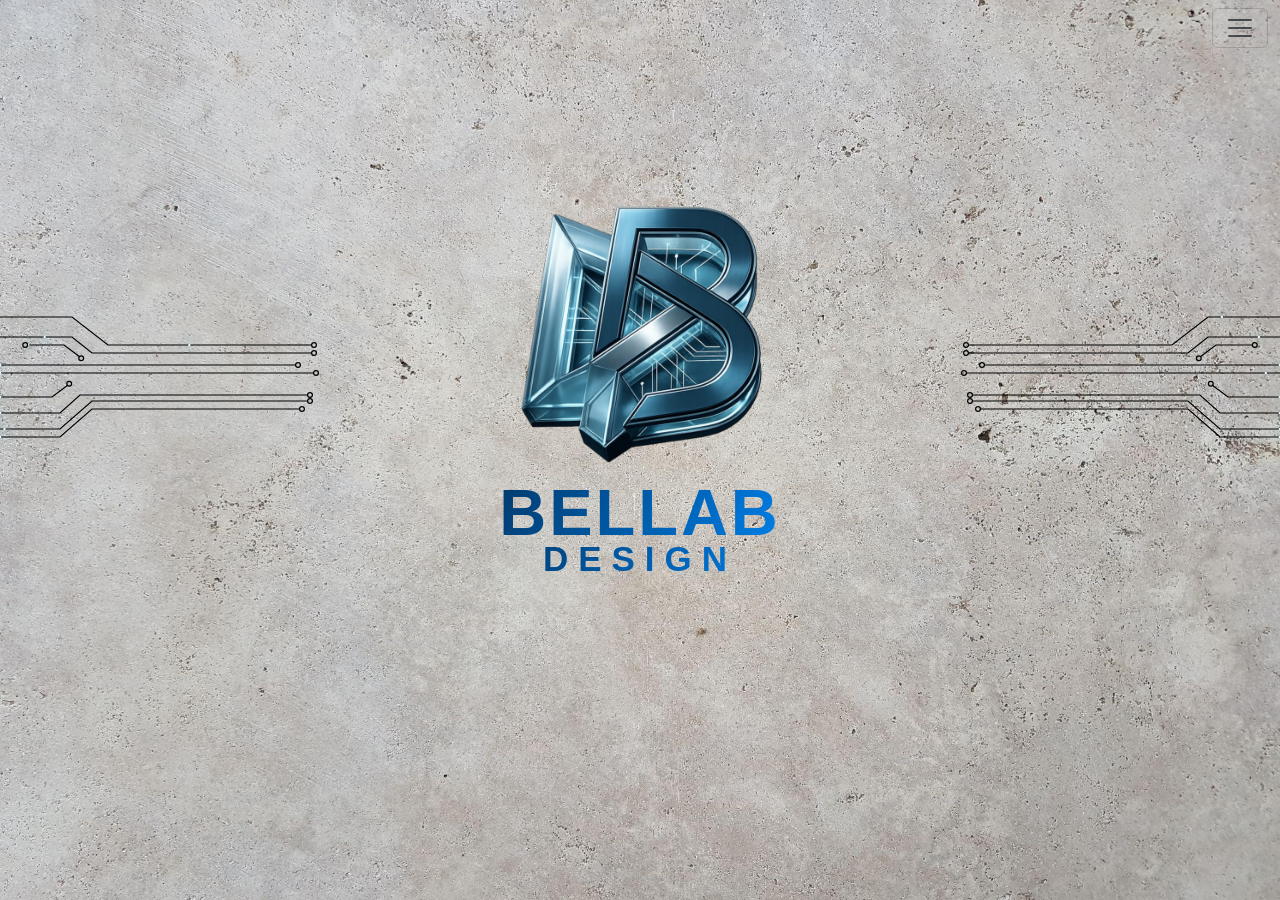
<file: index.html>
<!DOCTYPE html>
<html lang="en">
<head>
    <!-- Основные настройки -->
    <meta charset="UTF-8">
    <meta name="viewport" content="width=device-width, initial-scale=1.0">

    <!-- SEO -->
    <title>Bellab.design</title>
    <meta name="description" content="Информация о компании, наших услугах и преимуществах.">
    <meta name="author" content="Название компании">

    <!-- Цвет панели браузера на мобильных -->
    <meta name="theme-color" content="#ffffff">

    <!-- Favicon -->
    <link rel="icon" href="img/logo2.png" type="image/x-icon">

    <link href="https://cdn.jsdelivr.net/npm/bootstrap@5.3.8/dist/css/bootstrap.min.css" rel="stylesheet" integrity="sha384-sRIl4kxILFvY47J16cr9ZwB07vP4J8+LH7qKQnuqkuIAvNWLzeN8tE5YBujZqJLB" crossorigin="anonymous">
    <link rel="stylesheet" href="css/index.css">

</head>

<body style="background-color: #6B7280;">

<nav class="navbar fixed-top">
    <div class="container-fluid">
        <a class="navbar-brand" href="#"></a>
        <button class="navbar-toggler" type="button" data-bs-toggle="offcanvas" data-bs-target="#offcanvasNavbar" aria-controls="offcanvasNavbar" aria-label="Toggle navigation">
            <span class="navbar-toggler-icon"></span>
        </button>
        <div class="offcanvas offcanvas-end" tabindex="-1" id="offcanvasNavbar" aria-labelledby="offcanvasNavbarLabel">
            <div class="offcanvas-header">
                <h5 class="offcanvas-title" id="offcanvasNavbarLabel">Bellab.Design</h5>
                <button type="button" class="btn-close" data-bs-dismiss="offcanvas" aria-label="Close"></button>
            </div>
            <div class="offcanvas-body">
                <ul class="navbar-nav justify-content-end flex-grow-1 pe-3">
                    <li class="nav-item">
                        <a class="nav-link" aria-current="page" href="index.html" target="_blank"
                           rel="noopener noreferrer">Главная</a>
                    </li>
                    <li class="nav-item">
                        <a class="nav-link" aria-current="page" href="aboutUs.html" target="_blank"
                           rel="noopener noreferrer">О нас</a>
                    </li>
                    <li class="nav-item">
                        <a class="nav-link" aria-current="page" href="services.html" target="_blank"
                           rel="noopener noreferrer">Услуги</a>
                    </li>
                    <li class="nav-item">
                        <a class="nav-link" aria-current="page" href="services.html#writeUs">Написать нам</a>
                    </li>
                </ul>
            </div>
        </div>
    </div>
</nav>

<div class="container-fluid hero px-0">

    <div class="row align-items-center justify-content-center g-0">

        <!-- SVG слева -->
        <div class="col-3 p-0 d-none d-md-block">
            <img src="svg/circuit.svg" class="img-fluid" alt="">
        </div>


        <!-- Единый блок логотипа -->
        <div class="col-12 col-md-6 text-center logo-block">

            <img class="logo-img img-fluid" src="img/logo2.png" alt="Logo">

            <div class="logo">BELLAB</div>
            <div class="logo2">DESIGN</div>

        </div>


        <!-- SVG справа -->
        <div class="col-3 p-0 d-none d-md-block">
            <img src="svg/circuit2.svg" class="img-fluid" alt="">
        </div>

    </div>

</div>


<script src="https://cdn.jsdelivr.net/npm/bootstrap@5.3.8/dist/js/bootstrap.bundle.min.js" integrity="sha384-FKyoEForCGlyvwx9Hj09JcYn3nv7wiPVlz7YYwJrWVcXK/BmnVDxM+D2scQbITxI" crossorigin="anonymous"></script>

</body>
</html>
</file>
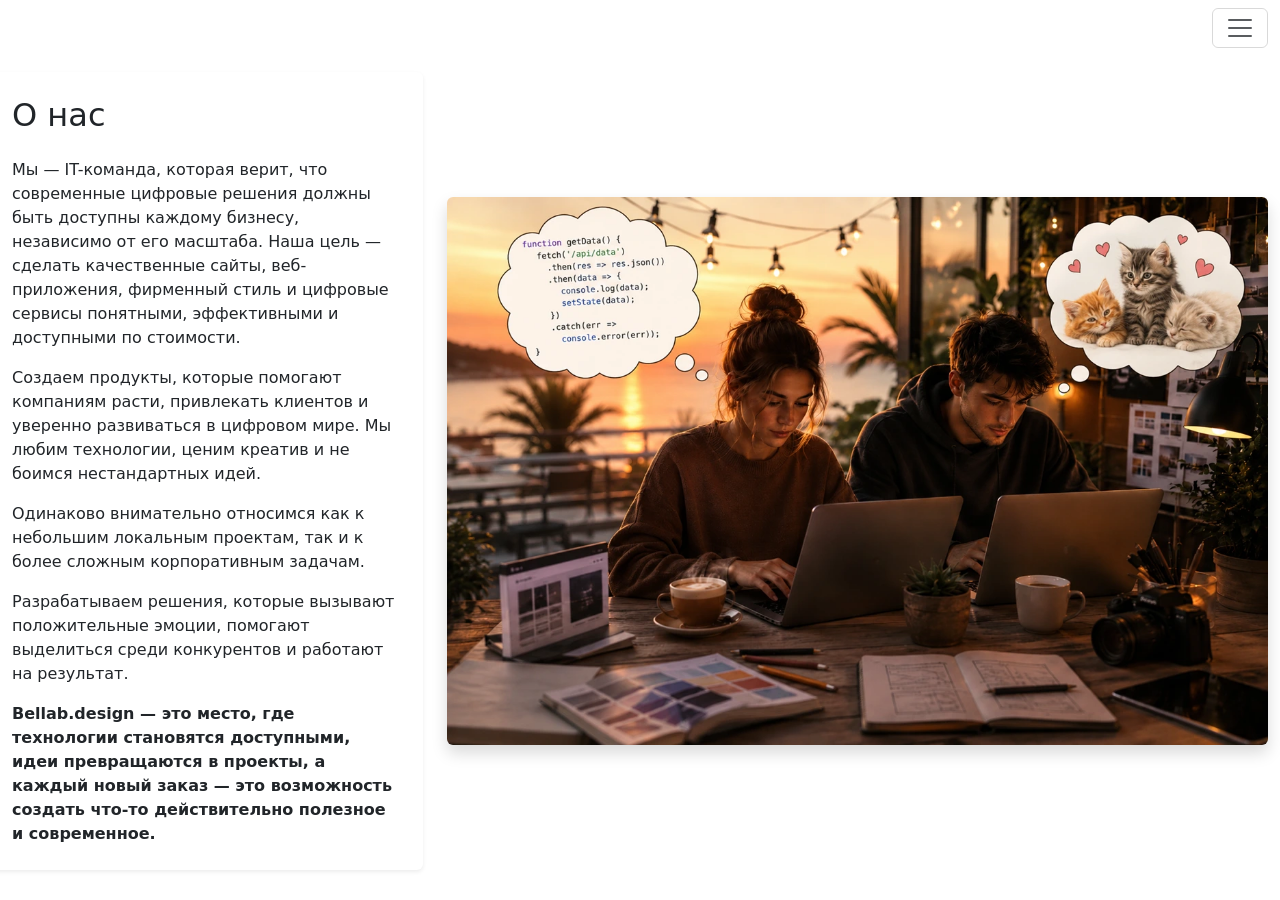
<file: aboutUs.html>
<!DOCTYPE html>
<html lang="en">
<head>
    <!-- Основные настройки -->
    <meta charset="UTF-8">
    <meta name="viewport" content="width=device-width, initial-scale=1.0">

    <!-- SEO -->
    <title>О нас | Название компании</title>
    <meta name="description" content="Информация о компании, наших услугах и преимуществах.">
    <meta name="author" content="Название компании">

    <!-- Цвет панели браузера на мобильных -->
    <meta name="theme-color" content="#ffffff">

    <!-- Favicon -->
    <link rel="icon" href="img/logo2.png" type="image/x-icon">

    <link href="https://cdn.jsdelivr.net/npm/bootstrap@5.3.8/dist/css/bootstrap.min.css" rel="stylesheet"
          integrity="sha384-sRIl4kxILFvY47J16cr9ZwB07vP4J8+LH7qKQnuqkuIAvNWLzeN8tE5YBujZqJLB" crossorigin="anonymous">
    <link rel="preconnect" href="https://fonts.googleapis.com">
    <link rel="preconnect" href="https://fonts.gstatic.com" crossorigin>

    <link href="https://fonts.googleapis.com/css2?family=Exo+2:wght@400;500;600;700;800&display=swap" rel="stylesheet">
    <link rel="stylesheet" href="css/aboutUs.css">
</head>

<body>

<nav class="navbar fixed-top">
    <div class="container-fluid">
        <a class="navbar-brand" href="#"></a>
        <button class="navbar-toggler" type="button" data-bs-toggle="offcanvas" data-bs-target="#offcanvasNavbar" aria-controls="offcanvasNavbar" aria-label="Toggle navigation">
            <span class="navbar-toggler-icon"></span>
        </button>
        <div class="offcanvas offcanvas-end" tabindex="-1" id="offcanvasNavbar" aria-labelledby="offcanvasNavbarLabel">
            <div class="offcanvas-header">
                <h5 class="offcanvas-title" id="offcanvasNavbarLabel">Bellab.Design</h5>
                <button type="button" class="btn-close" data-bs-dismiss="offcanvas" aria-label="Close"></button>
            </div>
            <div class="offcanvas-body">
                <ul class="navbar-nav justify-content-end flex-grow-1 pe-3">
                    <li class="nav-item">
                        <a class="nav-link" aria-current="page" href="index.html" target="_blank"
                           rel="noopener noreferrer">Главная</a>
                    </li>
                    <li class="nav-item">
                        <a class="nav-link" aria-current="page" href="aboutUs.html" target="_blank"
                           rel="noopener noreferrer">О нас</a>
                    </li>
                    <li class="nav-item">
                        <a class="nav-link" aria-current="page" href="services.html" target="_blank"
                           rel="noopener noreferrer">Услуги</a>
                    </li>
                    <li class="nav-item">
                        <a class="nav-link" aria-current="page" href="services.html#writeUs">Написать нам</a>
                    </li>
                    <li class="nav-item">
                        <a class="nav-link" href="services.html#packages">Выбрать пакет</a>
                    </li>
                </ul>
            </div>
        </div>
    </div>
</nav>

<section class="container-fluid ">
    <div class="row align-items-center g-5">

        <!-- Текст -->
        <div class="col-lg-4 order-2 order-lg-1 p-0">
            <div class="p-4 rounded shadow-sm bg-white h-100">

                <h2 class="mb-4">О нас</h2>

                <p>
                    Мы — IT-команда, которая верит, что современные цифровые решения должны быть доступны каждому бизнесу, независимо от его масштаба. Наша цель — сделать качественные сайты, веб-приложения, фирменный стиль и цифровые сервисы понятными, эффективными и доступными по стоимости.
                </p>

                <p>
                    Создаем продукты, которые помогают компаниям расти, привлекать клиентов и уверенно развиваться в цифровом мире. Мы любим технологии, ценим креатив и не боимся нестандартных идей.
                </p>

                <p>
                    Одинаково внимательно относимся как к небольшим локальным проектам, так и к более сложным корпоративным задачам.
                </p>

                <p>
                    Разрабатываем решения, которые вызывают положительные эмоции, помогают выделиться среди конкурентов и работают на результат.
                </p>

                <p class="fw-semibold mb-0">
                    <strong>Bellab.design</strong> — это место, где технологии становятся доступными, идеи превращаются в проекты, а каждый новый заказ — это возможность создать что-то действительно полезное и современное.
                </p>

            </div>
        </div>

        <!-- Картинка -->
        <div class="col-lg-8 order-1 order-lg-2 text-center">
            <img src="img/services/aboutCats.webp"
                 class="img-fluid rounded shadow"
                 alt="О команде Bellab.design">
        </div>

    </div>
</section>

<script src="https://cdn.jsdelivr.net/npm/bootstrap@5.3.8/dist/js/bootstrap.bundle.min.js"
        integrity="sha384-FKyoEForCGlyvwx9Hj09JcYn3nv7wiPVlz7YYwJrWVcXK/BmnVDxM+D2scQbITxI"
        crossorigin="anonymous"></script>
</body>
</html>
</file>
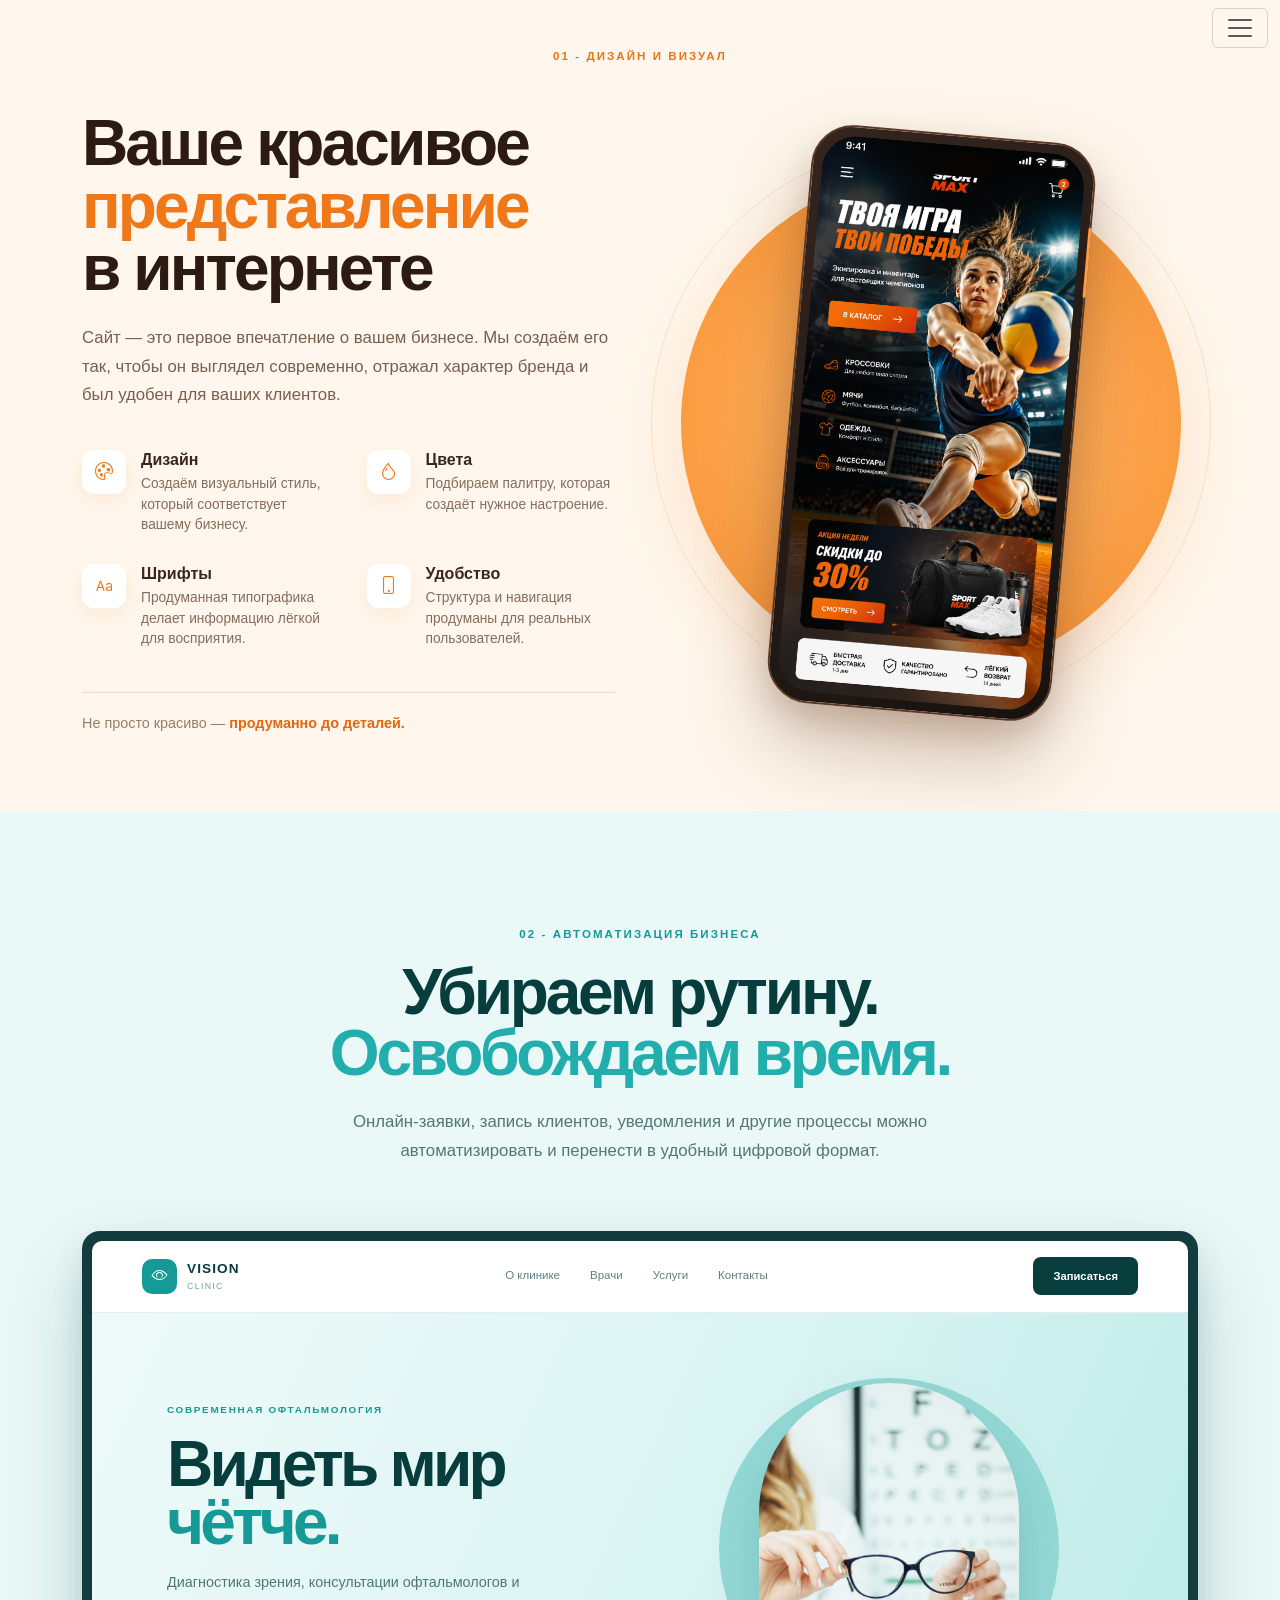
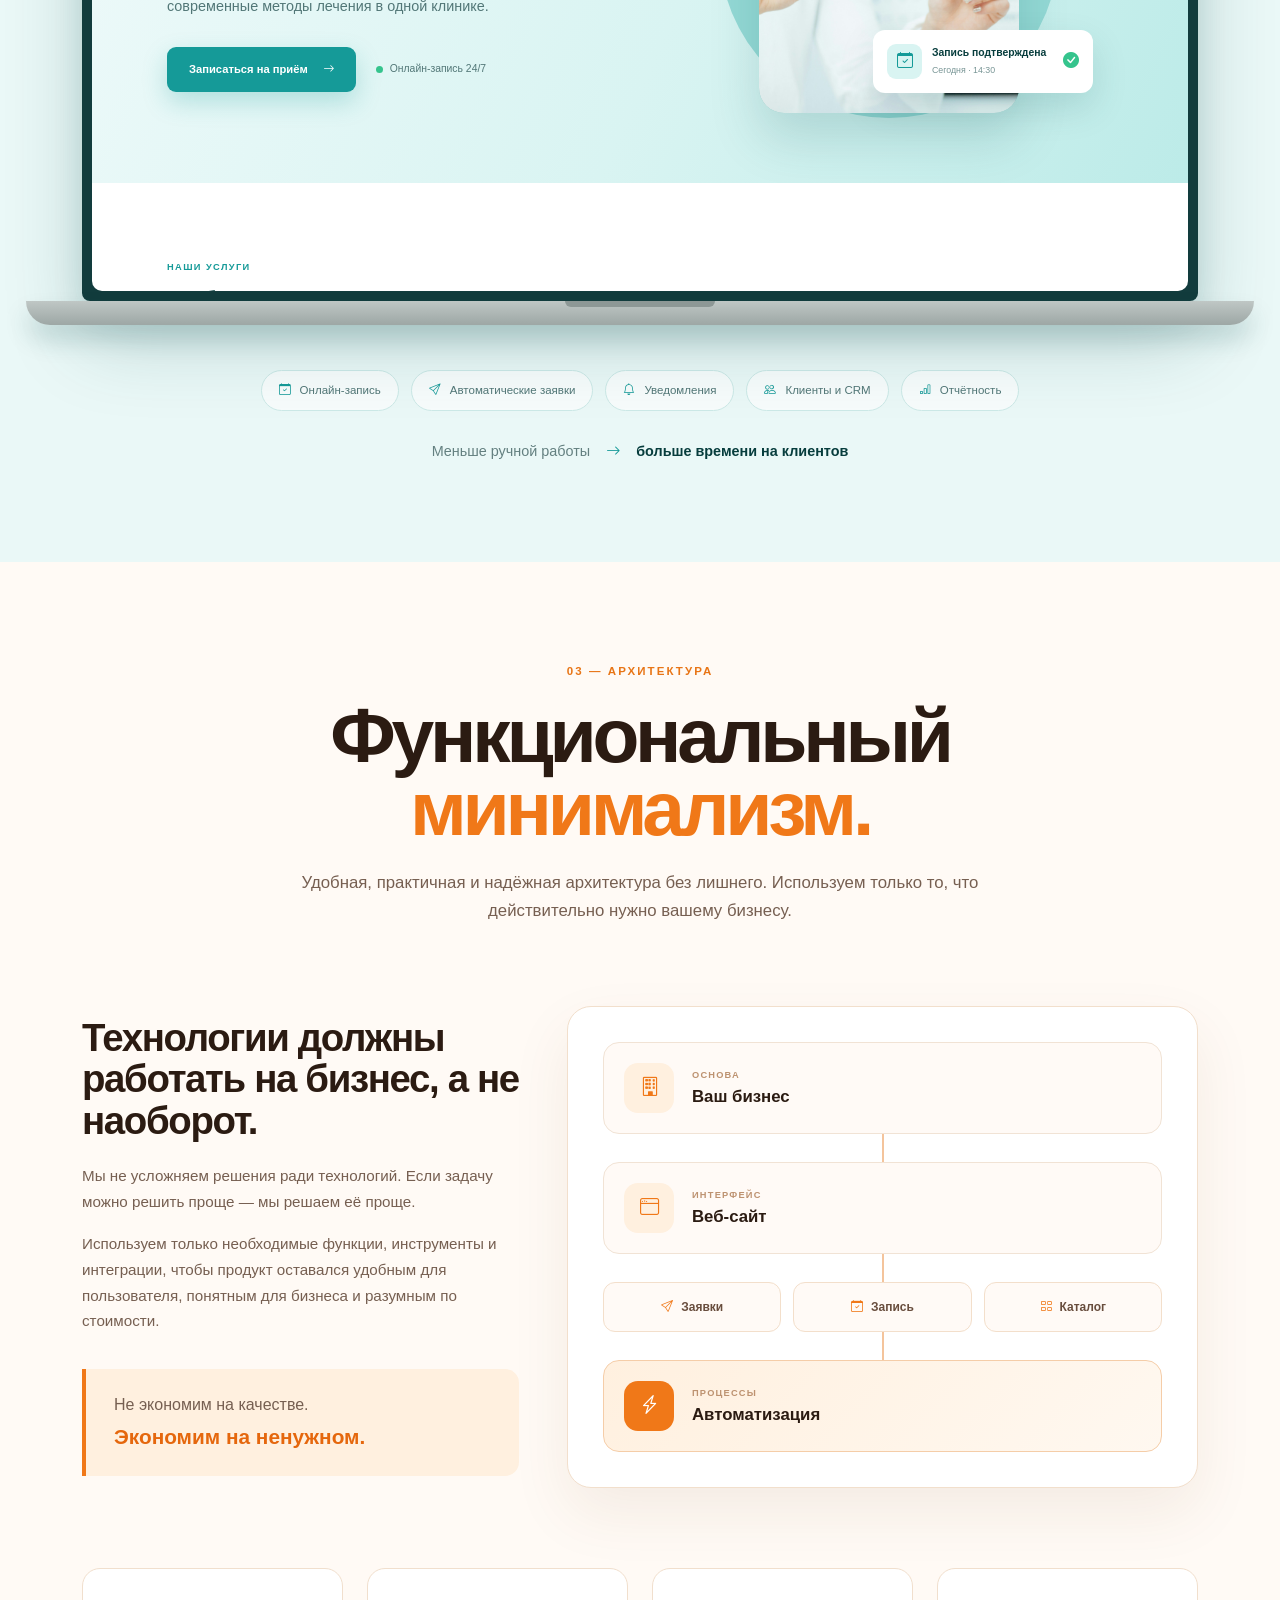
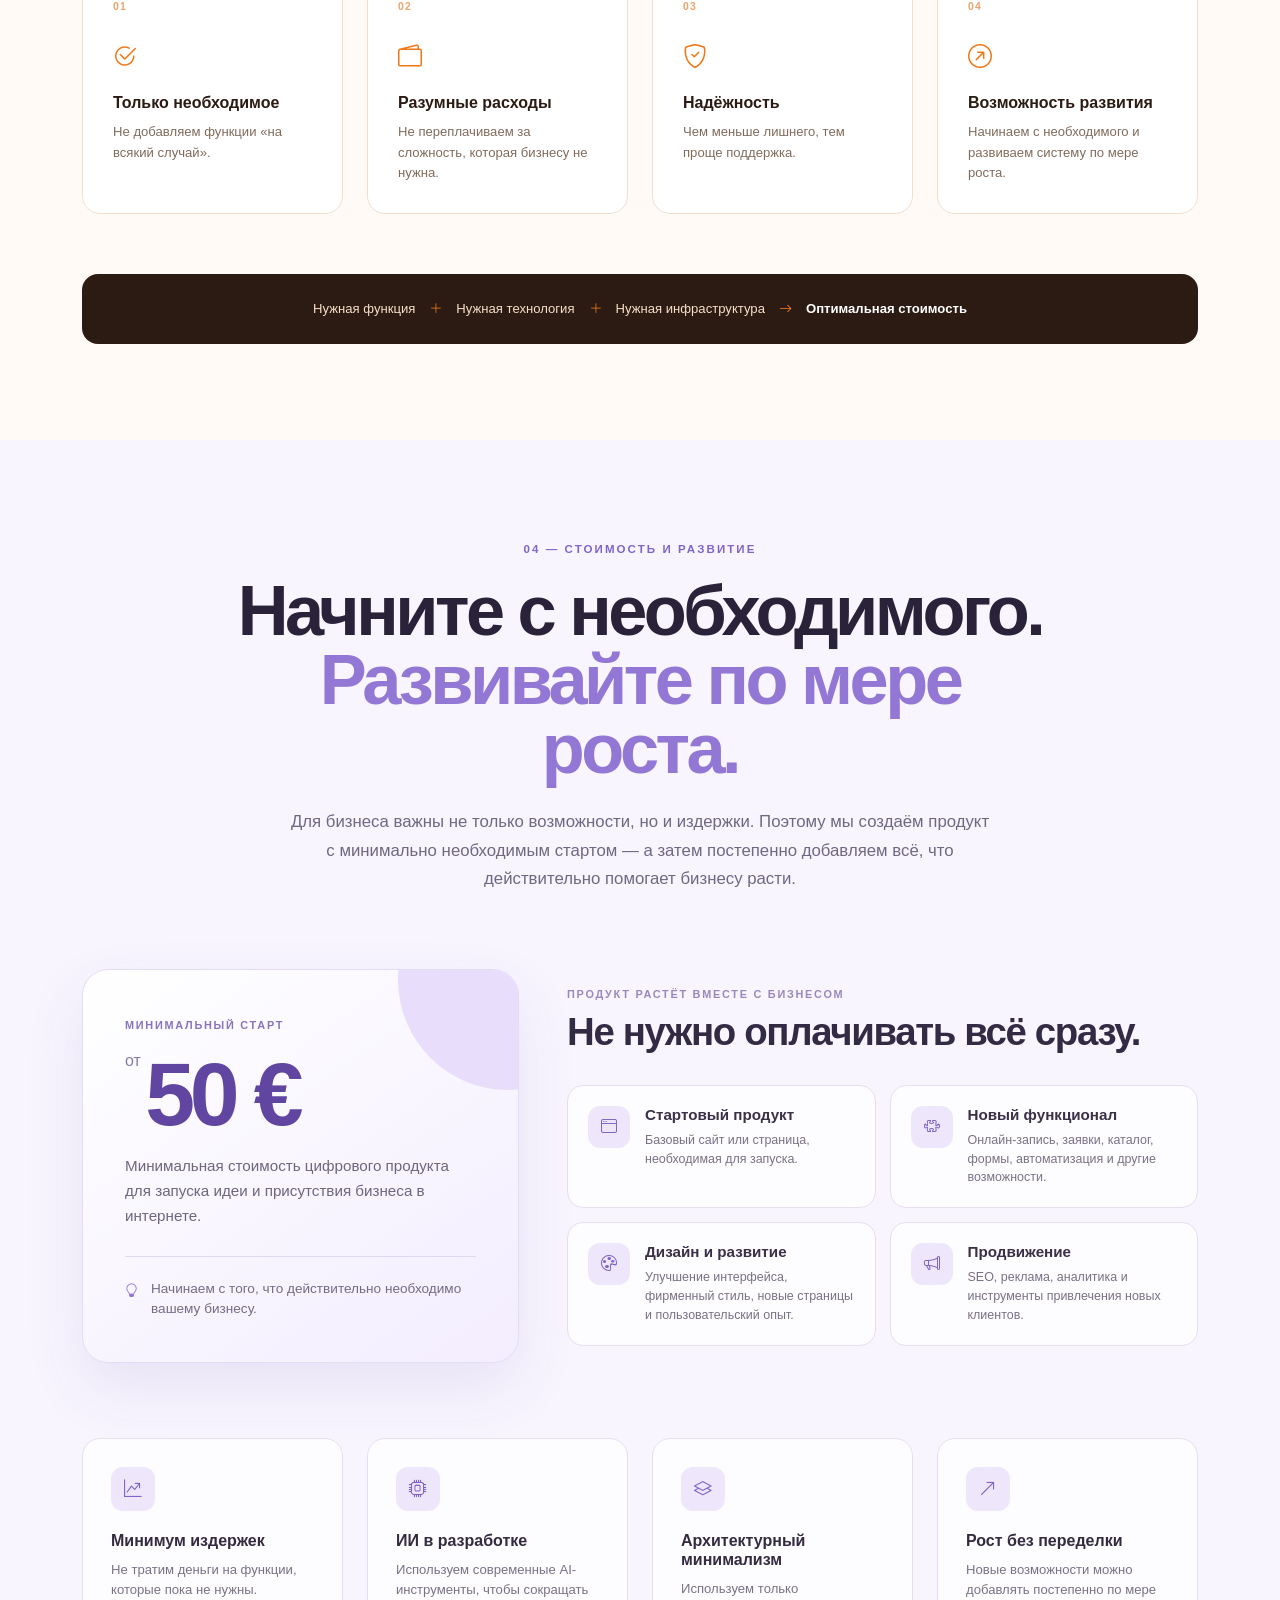
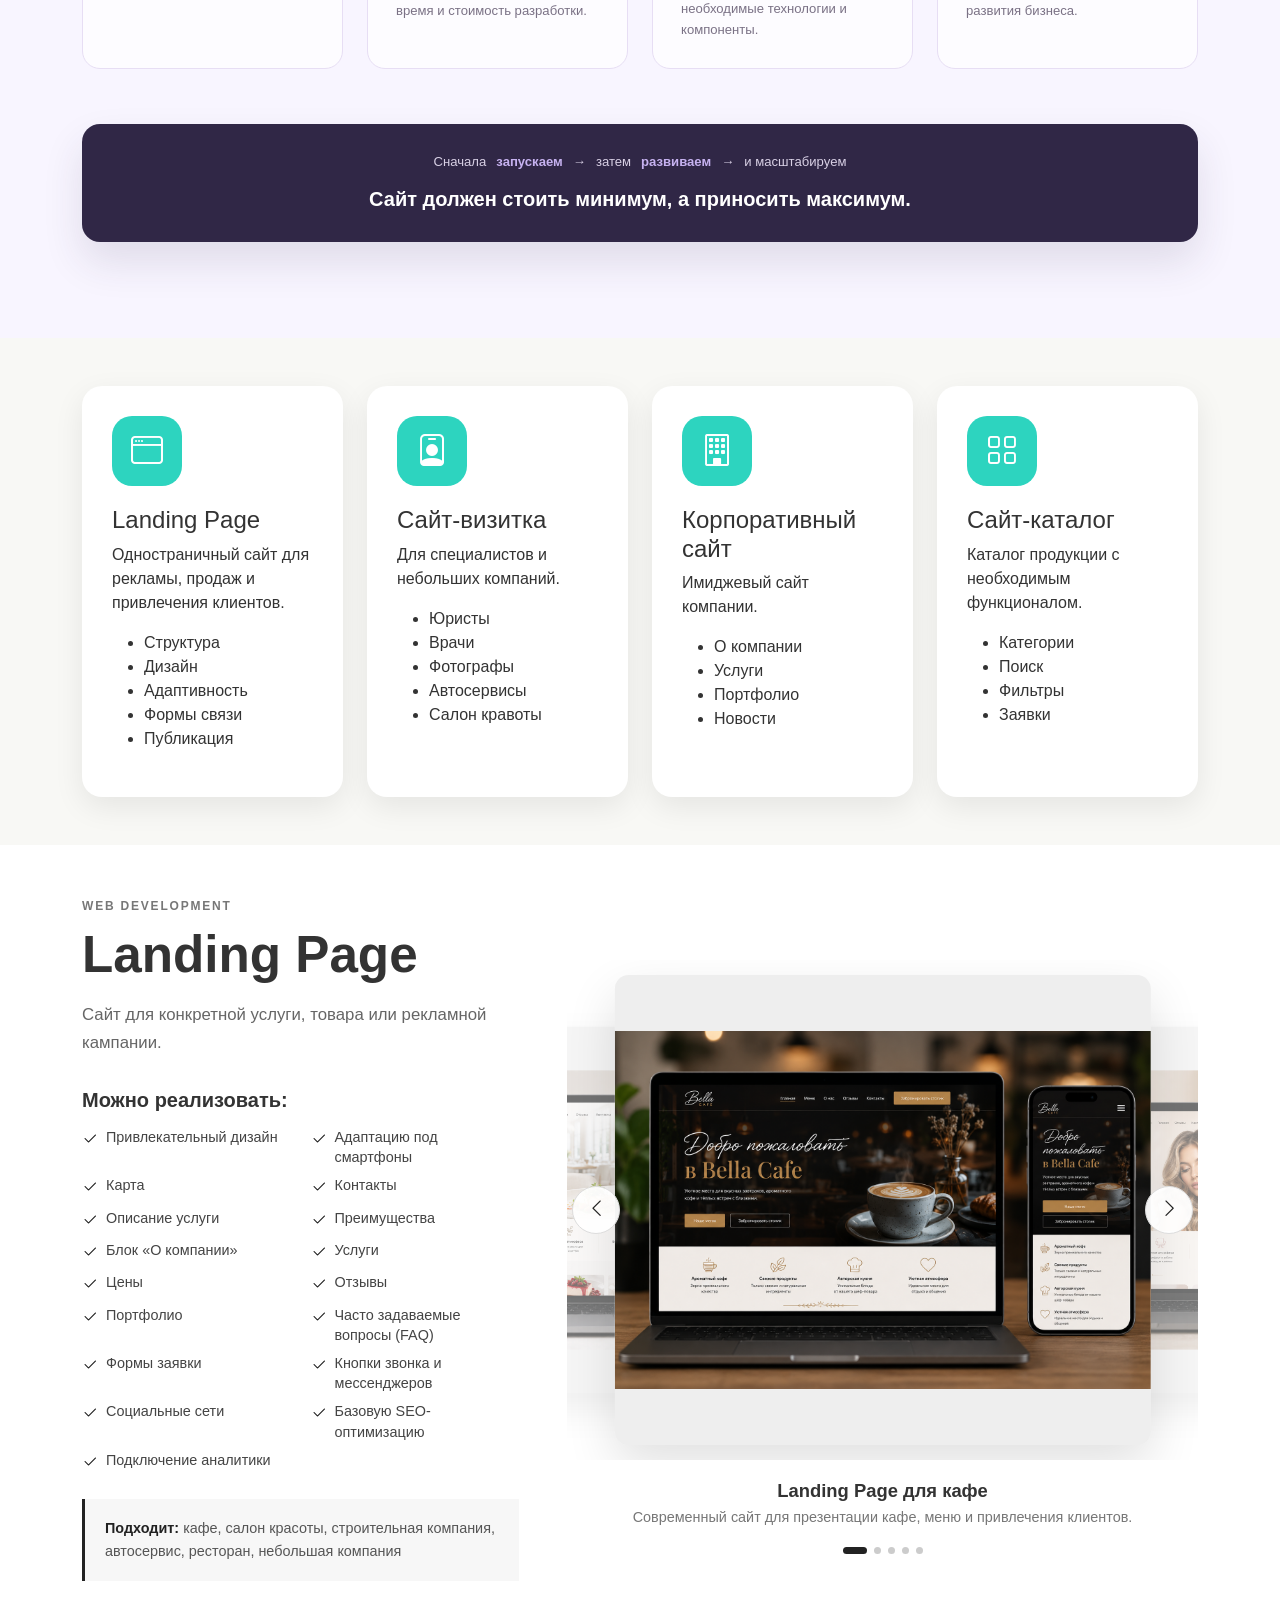
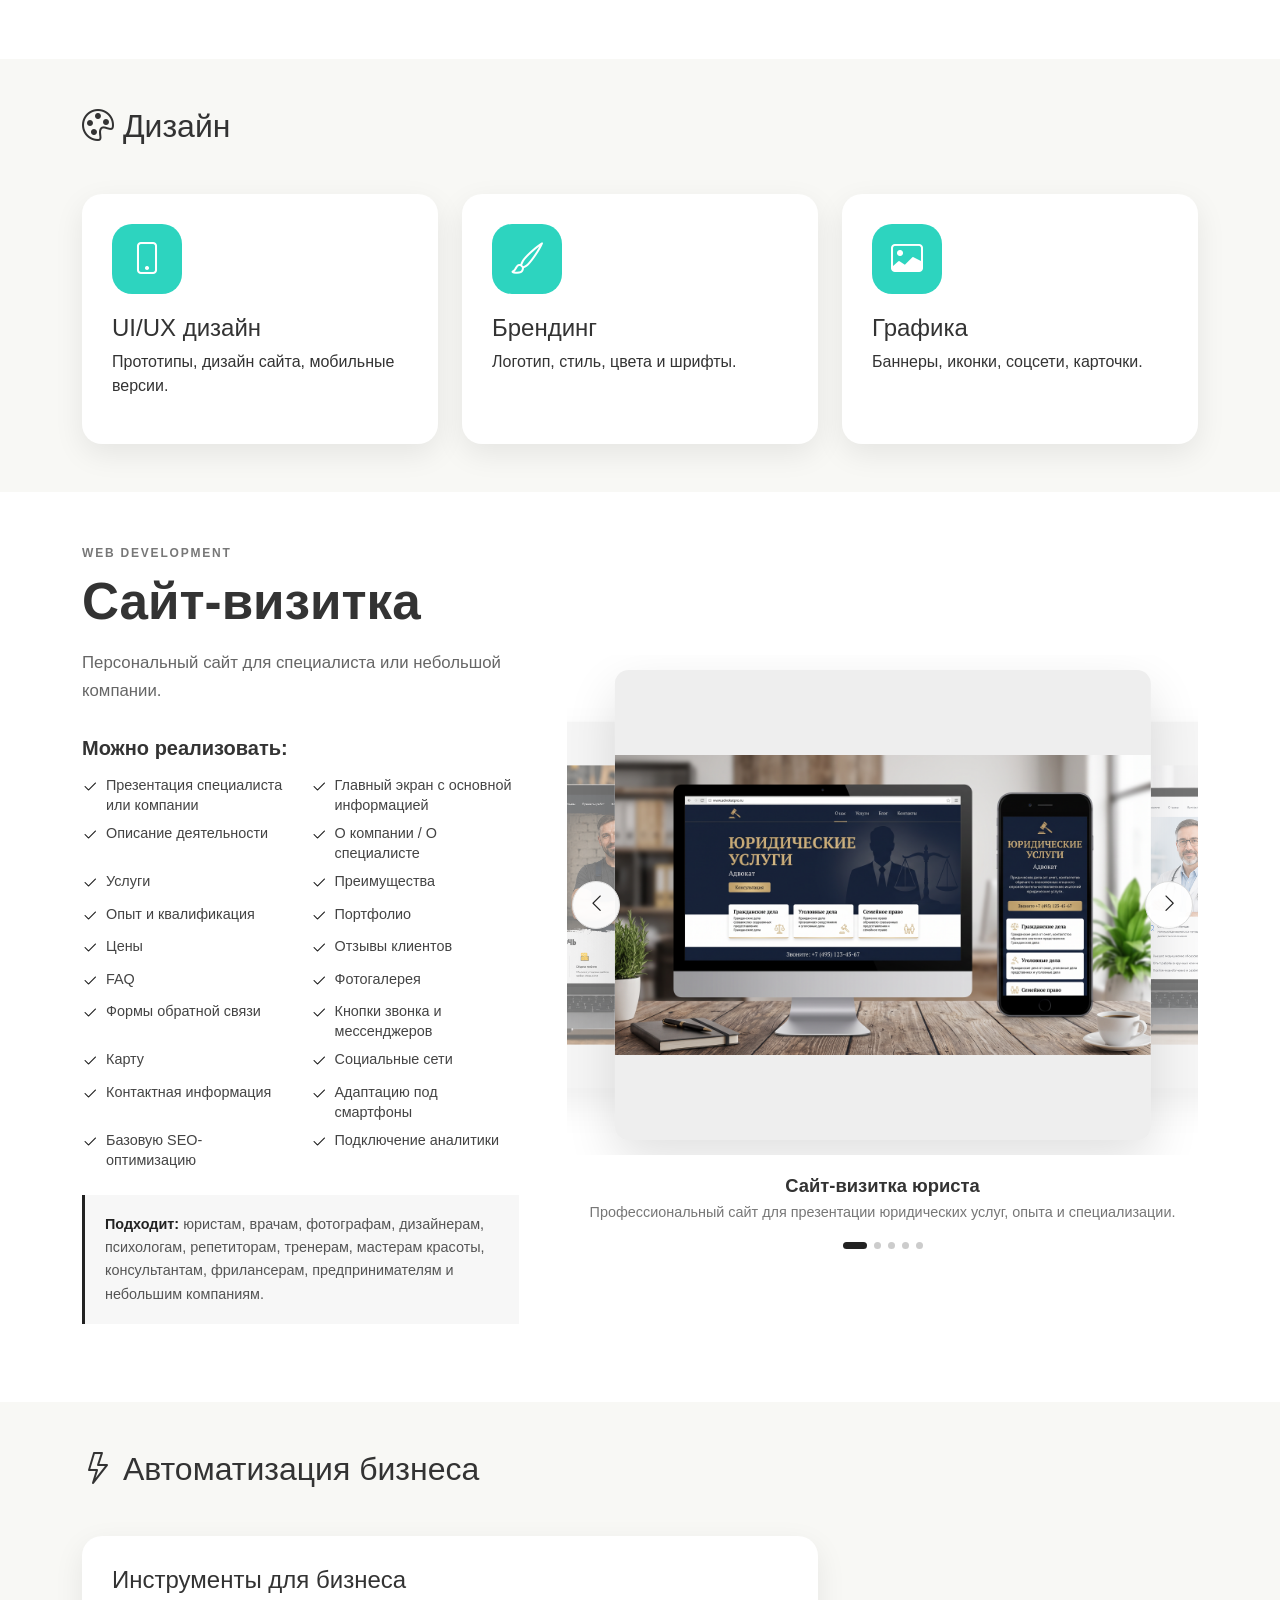
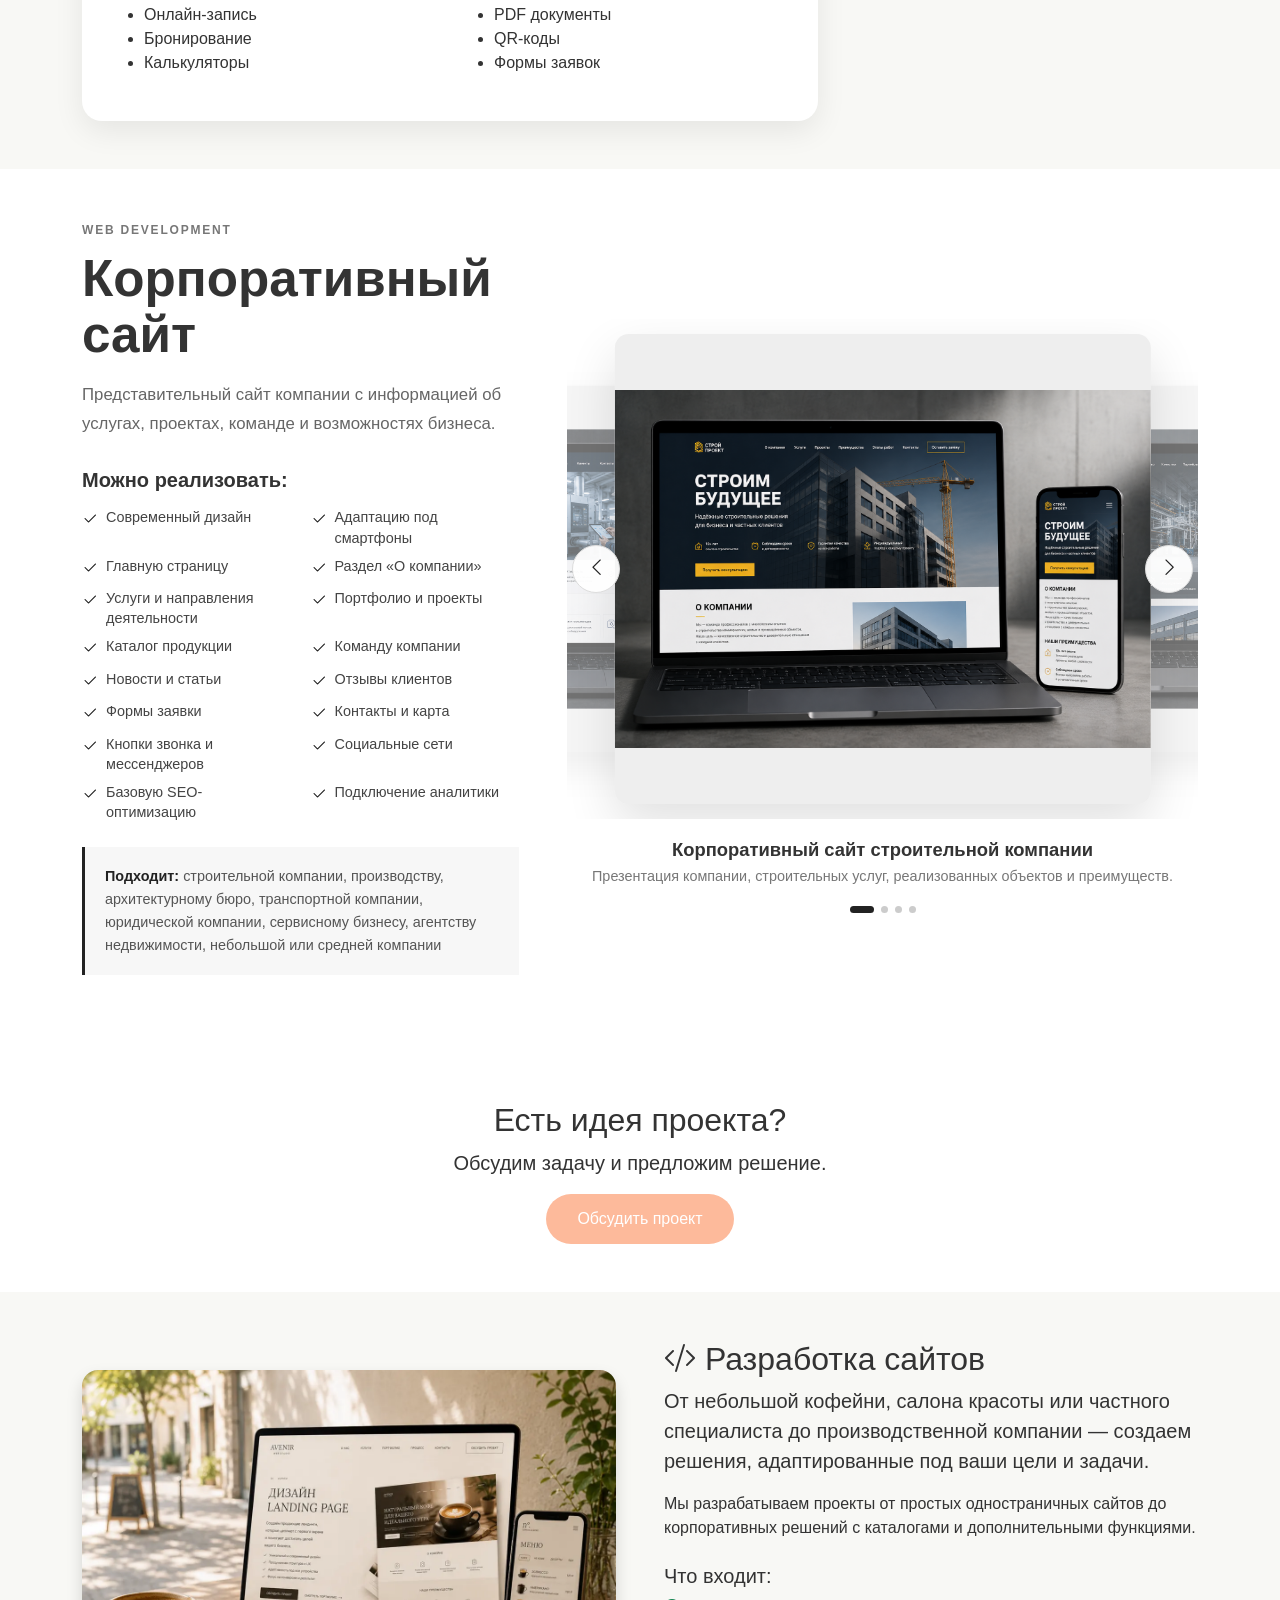
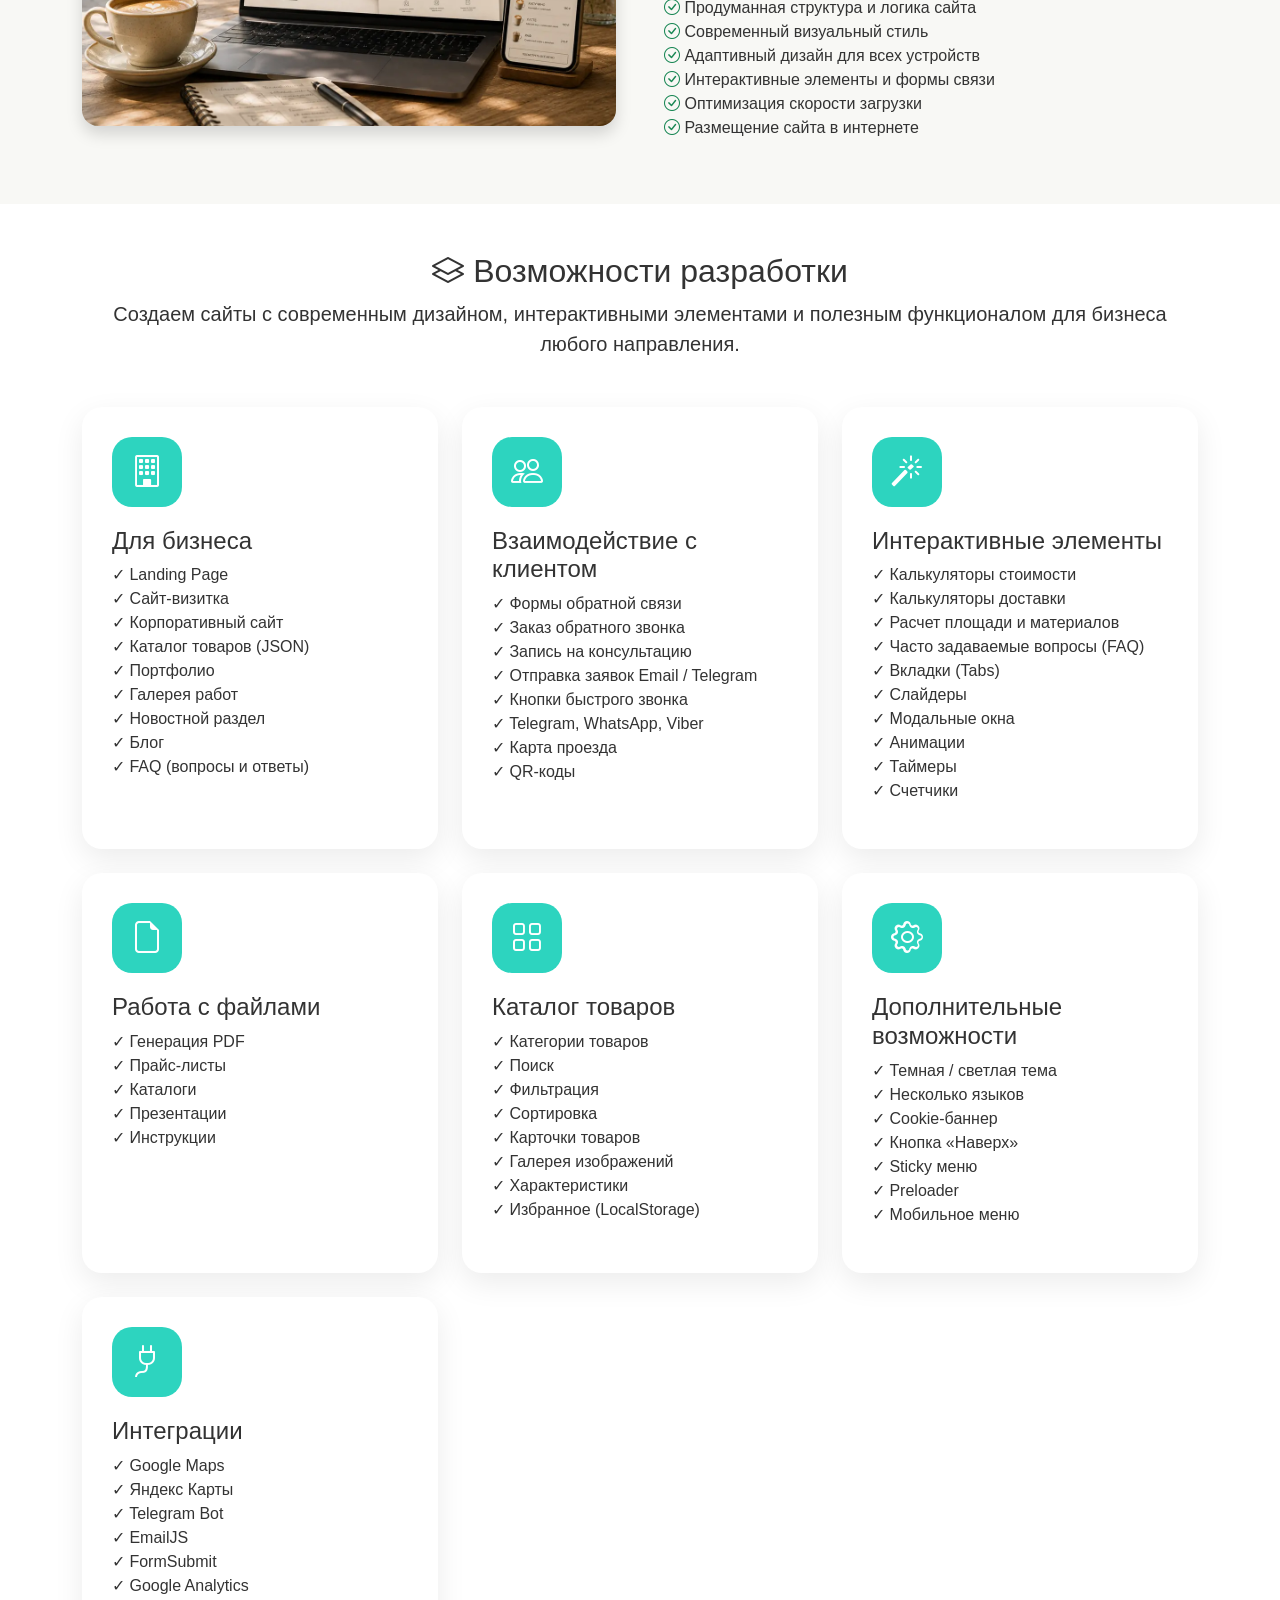
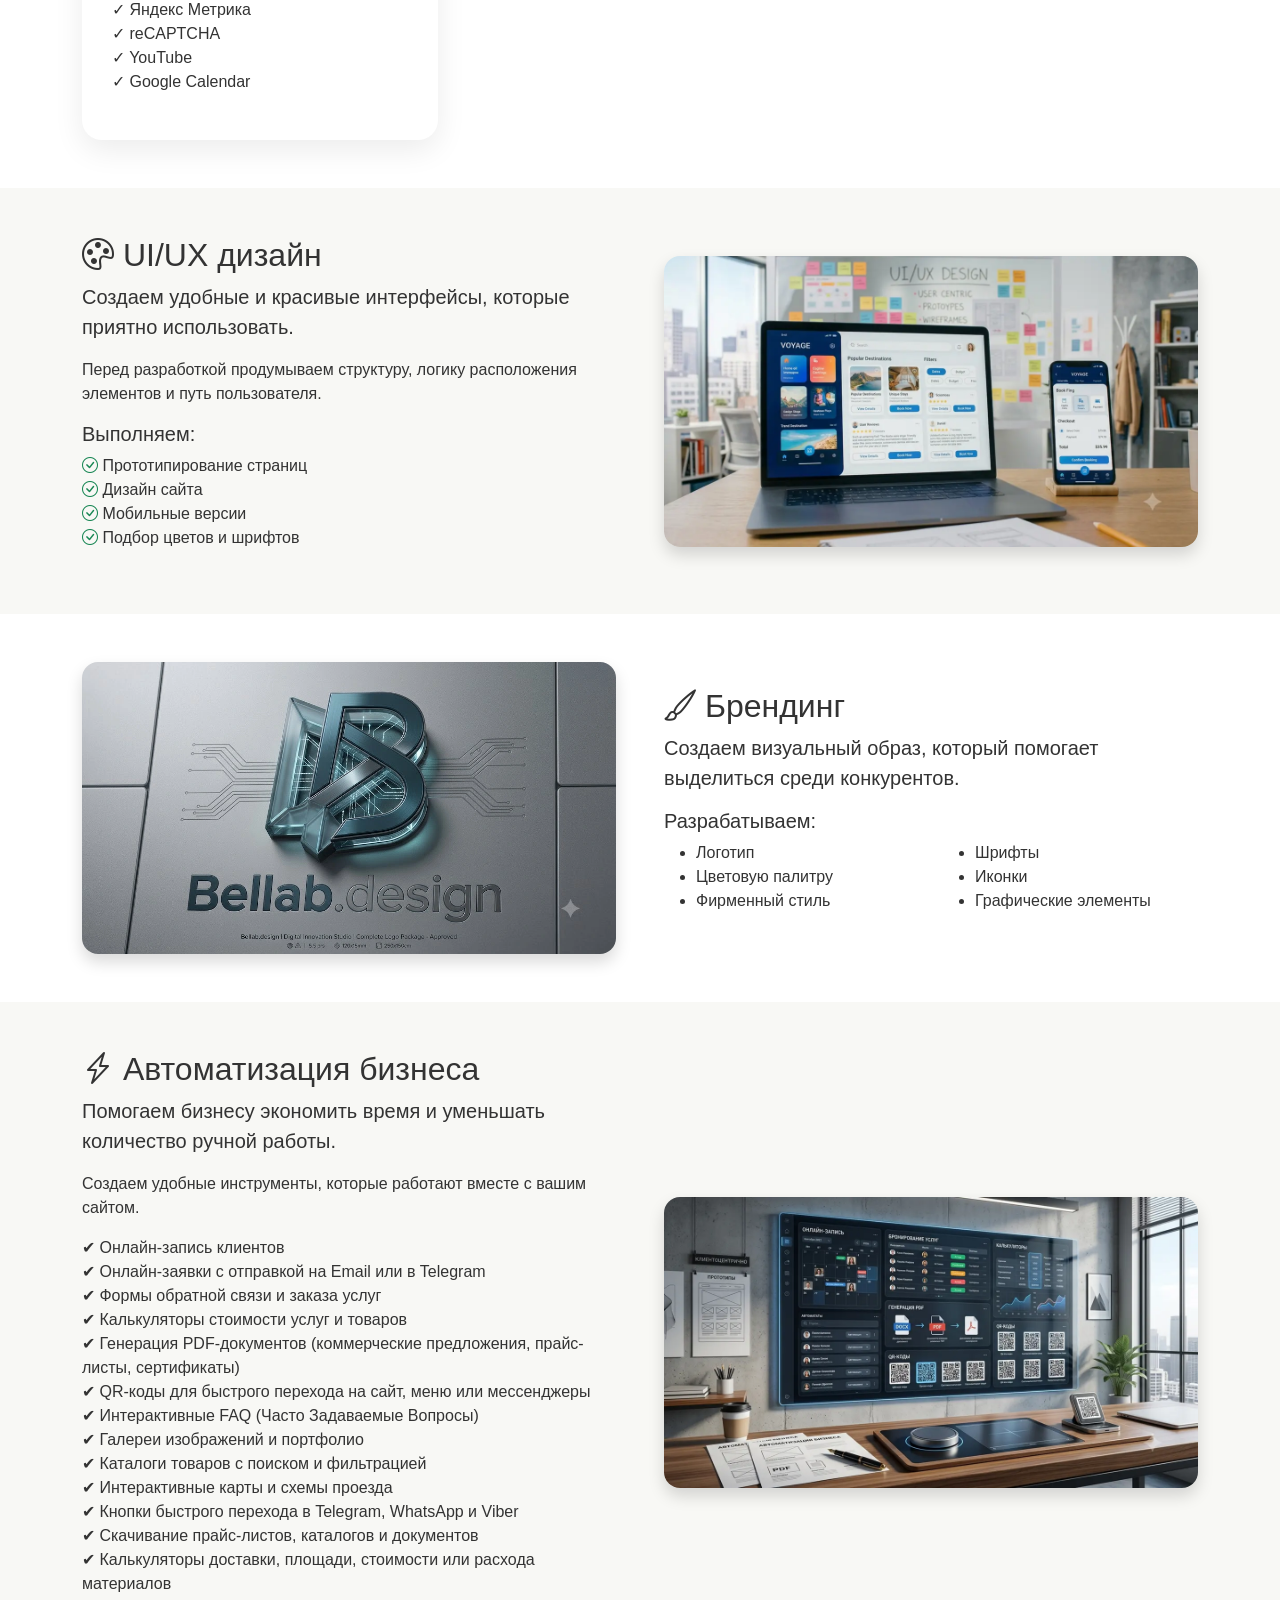
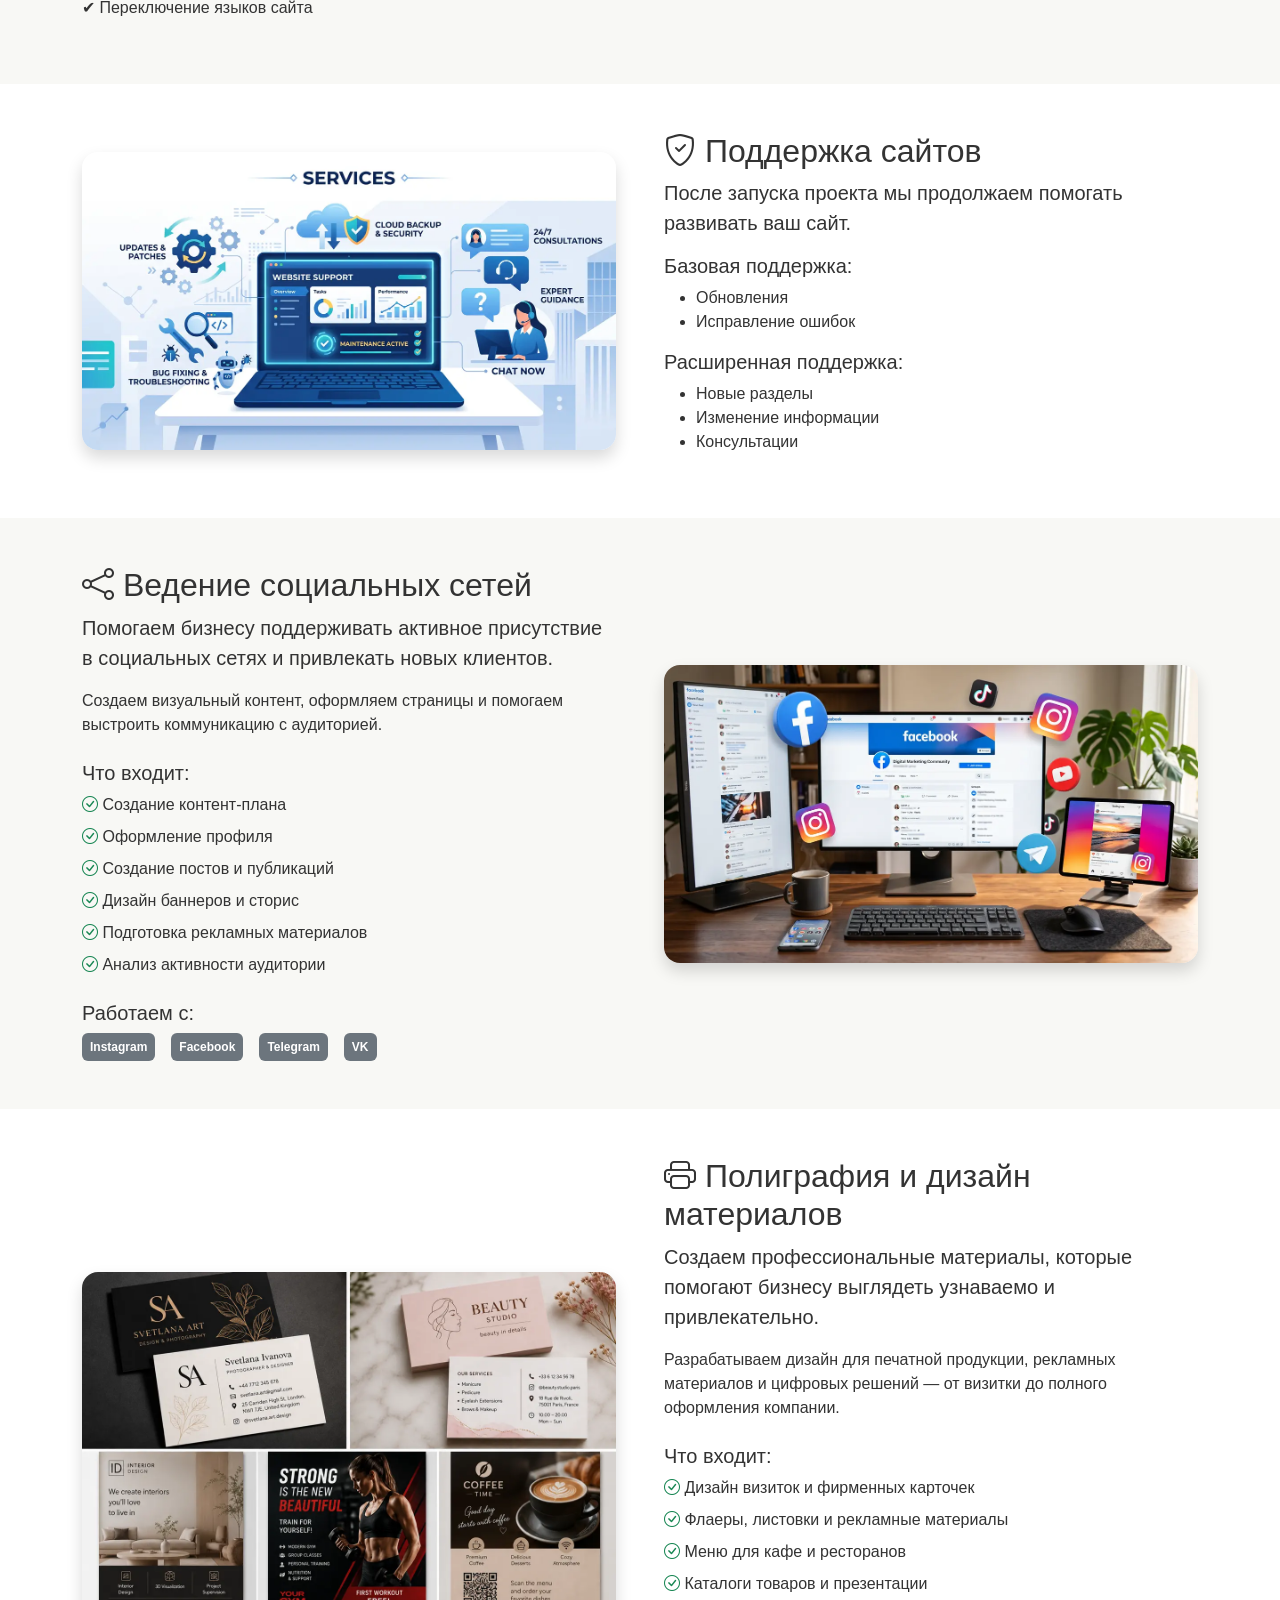
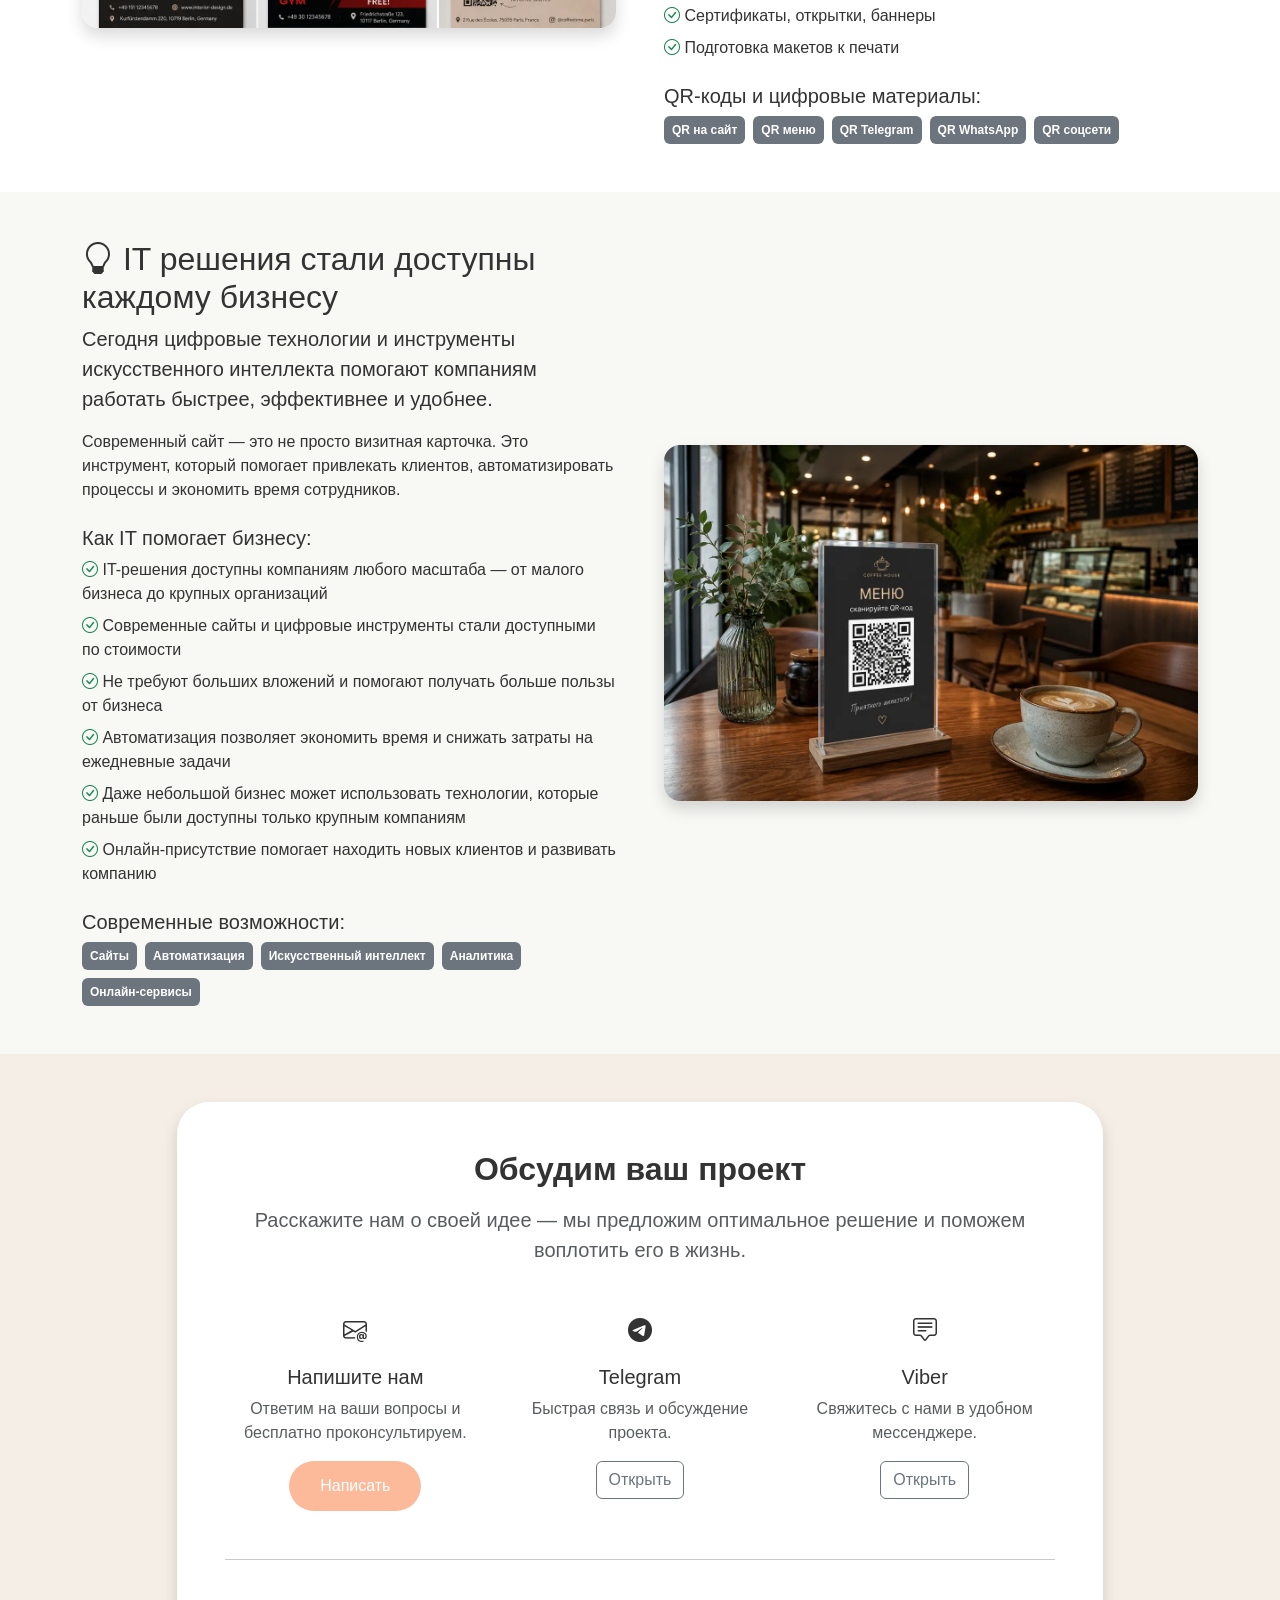
<file: services.html>
<!DOCTYPE html>
<html lang="en">
<head>
    <!-- Основные настройки -->
    <meta charset="UTF-8">
    <meta name="viewport" content="width=device-width, initial-scale=1.0">

    <!-- SEO -->
    <title>Услуги</title>
    <meta name="description" content="Информация о компании, наших услугах и преимуществах.">
    <meta name="author" content="Название компании">

    <!-- Цвет панели браузера на мобильных -->
    <meta name="theme-color" content="#ffffff">

    <!-- Favicon -->
    <link rel="icon" href="img/logo2.png" type="image/x-icon">

    <link href="https://cdn.jsdelivr.net/npm/bootstrap@5.3.8/dist/css/bootstrap.min.css" rel="stylesheet"
          integrity="sha384-sRIl4kxILFvY47J16cr9ZwB07vP4J8+LH7qKQnuqkuIAvNWLzeN8tE5YBujZqJLB" crossorigin="anonymous">
    <link rel="stylesheet" href="https://cdn.jsdelivr.net/npm/bootstrap-icons@1.13.1/font/bootstrap-icons.min.css">
    <link rel="preconnect" href="https://fonts.googleapis.com">
    <link rel="preconnect" href="https://fonts.gstatic.com" crossorigin>

    <link rel="stylesheet" href="css/services.css">
    <link rel="stylesheet" href="css/landing-page.css">
    <link rel="stylesheet" href="css/presentation-section.css">
    <link rel="stylesheet" href="css/automation.css">
    <link rel="stylesheet" href="css/architecture.css">
    <link rel="stylesheet" href="css/price.css">

</head>
<body>

<nav class="navbar fixed-top bg-transparent">
    <div class="container-fluid">
        <a class="navbar-brand" href="#"></a>
        <button class="navbar-toggler" type="button" data-bs-toggle="offcanvas" data-bs-target="#offcanvasNavbar"
                aria-controls="offcanvasNavbar" aria-label="Toggle navigation">
            <span class="navbar-toggler-icon"></span>
        </button>
        <div class="offcanvas offcanvas-end" tabindex="-1" id="offcanvasNavbar" aria-labelledby="offcanvasNavbarLabel">
            <div class="offcanvas-header">
                <h5 class="offcanvas-title" id="offcanvasNavbarLabel">Bellab.Design</h5>
                <button type="button" class="btn-close" data-bs-dismiss="offcanvas" aria-label="Close"></button>
            </div>
            <div class="offcanvas-body">
                <ul class="navbar-nav justify-content-end flex-grow-1 pe-3">
                    <li class="nav-item">
                        <a class="nav-link" aria-current="page" href="index.html" target="_blank"
                           rel="noopener noreferrer">Главная</a>
                    </li>
                    <li class="nav-item">
                        <a class="nav-link" aria-current="page" href="aboutUs.html" target="_blank"
                           rel="noopener noreferrer">О нас</a>
                    </li>
                    <li class="nav-item">
                        <a class="nav-link" aria-current="page" href="services.html">Услуги</a>
                    </li>
                    <li class="nav-item">
                        <a class="nav-link" aria-current="page" href="services.html#writeUs">Написать нам</a>
                    </li>
                </ul>
            </div>
        </div>
    </div>
</nav>

<!--Цифровой визуальный образ / presentation-section-->

<section class="presentation-section py-5">
    <span class="presentation-label text-center">
                01 - ДИЗАЙН И ВИЗУАЛ
            </span>
    <div class="container">



        <div class="row align-items-center g-5"> <!-- LEFT -->
            <div class="col-lg-6">
                <h2 class="presentation-title"> Ваше красивое <span>представление</span> в интернете </h2>
                <p class="presentation-text"> Сайт — это первое впечатление о вашем бизнесе. Мы создаём его так, чтобы
                    он выглядел современно, отражал характер бренда и был удобен для ваших клиентов. </p>
                <!-- FEATURES -->
                <div class="presentation-features">
                    <div class="presentation-feature">
                        <div class="feature-icon"><i class="bi bi-palette"></i></div>
                        <div><h3>Дизайн</h3>
                            <p> Создаём визуальный стиль, который соответствует вашему бизнесу. </p></div>
                    </div>
                    <div class="presentation-feature">
                        <div class="feature-icon"><i class="bi bi-droplet"></i></div>
                        <div><h3>Цвета</h3>
                            <p> Подбираем палитру, которая создаёт нужное настроение. </p></div>
                    </div>
                    <div class="presentation-feature">
                        <div class="feature-icon"><i class="bi bi-type"></i></div>
                        <div><h3>Шрифты</h3>
                            <p> Продуманная типографика делает информацию лёгкой для восприятия. </p></div>
                    </div>
                    <div class="presentation-feature">
                        <div class="feature-icon"><i class="bi bi-phone"></i></div>
                        <div><h3>Удобство</h3>
                            <p> Структура и навигация продуманы для реальных пользователей. </p></div>
                    </div>
                </div>
                <div class="presentation-bottom">
                    <span> Не просто красиво — <strong>продуманно до деталей.</strong> </span></div>
            </div> <!-- RIGHT -->
            <div class="col-lg-6">
                <div class="presentation-visual">
                    <div class="visual-circle"></div>
                    <div class="phone">
                        <div class="phone-camera"></div>
                        <div class="phone-screen"><img src="img/services/presentation/presentation.png"
                                                       alt="Сайт спортивных товаров"></div>
                    </div>
                </div>
            </div>
        </div>
    </div>
</section>

<!--Автоматизация рутины-->

<section class="automation-section">

    <div class="container">

        <!-- SECTION HEADER -->

        <div class="automation-header">

            <span class="automation-label">
                02 - АВТОМАТИЗАЦИЯ БИЗНЕСА
            </span>

            <h2 class="automation-title">
                Убираем рутину.
                <span>Освобождаем время.</span>
            </h2>

            <p class="automation-intro">
                Онлайн-заявки, запись клиентов, уведомления и другие
                процессы можно автоматизировать и перенести в удобный
                цифровой формат.
            </p>

        </div>


        <!-- LAPTOP -->

        <div class="laptop">

            <div class="laptop-screen">

                <div class="laptop-viewport">

                    <div class="clinic-site">

                        <!-- ========================================
                             NAVBAR
                        ======================================== -->

                        <nav class="clinic-navbar">

                            <div class="clinic-logo">

                                <div class="clinic-logo-icon">
                                    <i class="bi bi-eye"></i>
                                </div>

                                <div>
                                    <strong>VISION</strong>
                                    <span>CLINIC</span>
                                </div>

                            </div>


                            <div class="clinic-nav">

                                <a href="#">
                                    О клинике
                                </a>

                                <a href="#">
                                    Врачи
                                </a>

                                <a href="#">
                                    Услуги
                                </a>

                                <a href="#">
                                    Контакты
                                </a>

                            </div>


                            <button class="clinic-nav-button">
                                Записаться
                            </button>

                        </nav>


                        <!-- ========================================
                             HERO
                        ======================================== -->

                        <section class="clinic-hero">

                            <div class="clinic-hero-content">

                    <span class="clinic-overline">
                        СОВРЕМЕННАЯ ОФТАЛЬМОЛОГИЯ
                    </span>

                                <h1>
                                    Видеть мир
                                    <span>чётче.</span>
                                </h1>

                                <p>
                                    Диагностика зрения, консультации
                                    офтальмологов и современные методы
                                    лечения в одной клинике.
                                </p>


                                <div class="clinic-actions">

                                    <button class="clinic-primary-button">

                                        Записаться на приём

                                        <i class="bi bi-arrow-right"></i>

                                    </button>


                                    <span class="clinic-online">

                            <span></span>

                            Онлайн-запись 24/7

                        </span>

                                </div>

                            </div>


                            <!-- DOCTOR -->

                            <div class="clinic-hero-visual">

                                <div class="hero-shape"></div>


                                <div class="doctor-image">

                                    <img
                                            src="img/services/presentation/adolfo-felix-tRIx_NfMNYA-unsplash.jpg"
                                            alt="Врач офтальмолог"
                                    >

                                </div>


                                <!-- APPOINTMENT CARD -->

                                <div class="appointment-card">

                                    <div class="appointment-icon">

                                        <i class="bi bi-calendar-check"></i>

                                    </div>


                                    <div>

                                        <strong>
                                            Запись подтверждена
                                        </strong>

                                        <span>
                                Сегодня · 14:30
                            </span>

                                    </div>


                                    <i class="bi bi-check-circle-fill"></i>

                                </div>

                            </div>

                        </section>


                        <!-- ========================================
                             SERVICES
                        ======================================== -->

                        <section class="clinic-services">

                            <div class="clinic-section-heading">

                    <span>
                        НАШИ УСЛУГИ
                    </span>

                                <h2>
                                    Забота о вашем зрении
                                </h2>

                            </div>


                            <div class="clinic-service-grid">


                                <div class="clinic-service-card">

                                    <div class="service-icon">

                                        <i class="bi bi-eye"></i>

                                    </div>

                                    <strong>
                                        Диагностика зрения
                                    </strong>

                                    <p>
                                        Полное обследование зрения
                                        и консультация врача.
                                    </p>

                                    <a href="#">
                                        Подробнее
                                        <i class="bi bi-arrow-up-right"></i>
                                    </a>

                                </div>


                                <div class="clinic-service-card">

                                    <div class="service-icon">

                                        <i class="bi bi-person-check"></i>

                                    </div>

                                    <strong>
                                        Консультация
                                    </strong>

                                    <p>
                                        Приём опытного
                                        врача-офтальмолога.
                                    </p>

                                    <a href="#">
                                        Подробнее
                                        <i class="bi bi-arrow-up-right"></i>
                                    </a>

                                </div>


                                <div class="clinic-service-card">

                                    <div class="service-icon">

                                        <i class="bi bi-heart-pulse"></i>

                                    </div>

                                    <strong>
                                        Лечение
                                    </strong>

                                    <p>
                                        Современные методы
                                        коррекции и лечения.
                                    </p>

                                    <a href="#">
                                        Подробнее
                                        <i class="bi bi-arrow-up-right"></i>
                                    </a>

                                </div>

                            </div>

                        </section>


                        <!-- ========================================
                             ONLINE BOOKING
                        ======================================== -->

                        <section class="online-booking">

                            <div>

                    <span>
                        ОНЛАЙН-ЗАПИСЬ
                    </span>

                                <h2>
                                    Запишитесь на приём
                                    в удобное время
                                </h2>

                                <p>
                                    Больше не нужно звонить в клинику.
                                    Клиент выбирает специалиста,
                                    дату и время самостоятельно.
                                </p>

                            </div>


                            <button>

                                Выбрать время

                                <i class="bi bi-arrow-right"></i>

                            </button>

                        </section>


                        <!-- ========================================
                             FOOTER
                        ======================================== -->

                        <footer class="clinic-footer">

                            <div class="clinic-logo">

                                <div class="clinic-logo-icon">

                                    <i class="bi bi-eye"></i>

                                </div>


                                <div>

                                    <strong>
                                        VISION
                                    </strong>

                                    <span>
                            CLINIC
                        </span>

                                </div>

                            </div>


                            <span>
                    Современная офтальмология
                </span>


                            <span>
                    © 2026
                </span>

                        </footer>

                    </div>

                </div>

            </div>


            <!-- LAPTOP BASE -->

            <div class="laptop-base">

                <div class="laptop-notch"></div>

            </div>

        </div>


        <!-- AUTOMATION BENEFITS -->

        <div class="automation-benefits">

            <div>
                <i class="bi bi-calendar-check"></i>

                <span>
                    Онлайн-запись
                </span>
            </div>

            <div>
                <i class="bi bi-send"></i>

                <span>
                    Автоматические заявки
                </span>
            </div>

            <div>
                <i class="bi bi-bell"></i>

                <span>
                    Уведомления
                </span>
            </div>

            <div>
                <i class="bi bi-people"></i>

                <span>
                    Клиенты и CRM
                </span>
            </div>

            <div>
                <i class="bi bi-bar-chart"></i>

                <span>
                    Отчётность
                </span>
            </div>

        </div>


        <div class="automation-bottom">

            <span>
                Меньше ручной работы
            </span>

            <i class="bi bi-arrow-right"></i>

            <strong>
                больше времени на клиентов
            </strong>

        </div>

    </div>

</section>

<!-- ========================================
     ARCHITECTURE SECTION
======================================== -->

<section
        id="architecture"
        class="architecture-section py-5"
>

    <div class="container py-lg-5">

        <!-- HEADER -->

        <div class="architecture-header">

            <span class="architecture-label">
                03 — АРХИТЕКТУРА
            </span>

            <h2 class="architecture-title">
                Функциональный
                <span>минимализм.</span>
            </h2>

            <p class="architecture-intro">
                Удобная, практичная и надёжная архитектура
                без лишнего. Используем только то,
                что действительно нужно вашему бизнесу.
            </p>

        </div>


        <!-- MAIN CONTENT -->

        <div class="row align-items-center g-5">


            <!-- LEFT -->

            <div class="col-lg-5">

                <div class="architecture-description">

                    <h3>
                        Технологии должны работать
                        на бизнес, а не наоборот.
                    </h3>

                    <p>
                        Мы не усложняем решения ради технологий.
                        Если задачу можно решить проще —
                        мы решаем её проще.
                    </p>

                    <p>
                        Используем только необходимые функции,
                        инструменты и интеграции, чтобы продукт
                        оставался удобным для пользователя,
                        понятным для бизнеса и разумным
                        по стоимости.
                    </p>


                    <!-- MAIN PHRASE -->

                    <div class="architecture-highlight">

                        <span>
                            Не экономим на качестве.
                        </span>

                        <strong>
                            Экономим на ненужном.
                        </strong>

                    </div>

                </div>

            </div>


            <!-- RIGHT -->

            <div class="col-lg-7">

                <div class="architecture-system">


                    <!-- BUSINESS -->

                    <div class="architecture-main-card">

                        <div class="architecture-card-icon">
                            <i class="bi bi-building"></i>
                        </div>

                        <div>

                            <span>
                                ОСНОВА
                            </span>

                            <h3>
                                Ваш бизнес
                            </h3>

                        </div>

                    </div>


                    <div class="architecture-line"></div>


                    <!-- WEBSITE -->

                    <div class="architecture-main-card">

                        <div class="architecture-card-icon">
                            <i class="bi bi-window"></i>
                        </div>

                        <div>

                            <span>
                                ИНТЕРФЕЙС
                            </span>

                            <h3>
                                Веб-сайт
                            </h3>

                        </div>

                    </div>


                    <div class="architecture-line"></div>


                    <!-- FUNCTIONS -->

                    <div class="architecture-functions">

                        <div class="architecture-function">

                            <i class="bi bi-send"></i>

                            <span>
                                Заявки
                            </span>

                        </div>


                        <div class="architecture-function">

                            <i class="bi bi-calendar-check"></i>

                            <span>
                                Запись
                            </span>

                        </div>


                        <div class="architecture-function">

                            <i class="bi bi-grid"></i>

                            <span>
                                Каталог
                            </span>

                        </div>

                    </div>


                    <div class="architecture-line"></div>


                    <!-- AUTOMATION -->

                    <div class="architecture-main-card architecture-automation">

                        <div class="architecture-card-icon">

                            <i class="bi bi-lightning-charge"></i>

                        </div>

                        <div>

                            <span>
                                ПРОЦЕССЫ
                            </span>

                            <h3>
                                Автоматизация
                            </h3>

                        </div>

                    </div>

                </div>

            </div>

        </div>


        <!-- PRINCIPLES -->

        <div class="architecture-principles">

            <div class="row g-4">


                <!-- ITEM -->

                <div class="col-md-6 col-lg-3">

                    <div class="architecture-principle">

                        <div class="principle-number">
                            01
                        </div>

                        <i class="bi bi-check2-circle"></i>

                        <h3>
                            Только необходимое
                        </h3>

                        <p>
                            Не добавляем функции
                            «на всякий случай».
                        </p>

                    </div>

                </div>


                <!-- ITEM -->

                <div class="col-md-6 col-lg-3">

                    <div class="architecture-principle">

                        <div class="principle-number">
                            02
                        </div>

                        <i class="bi bi-wallet2"></i>

                        <h3>
                            Разумные расходы
                        </h3>

                        <p>
                            Не переплачиваем за сложность,
                            которая бизнесу не нужна.
                        </p>

                    </div>

                </div>


                <!-- ITEM -->

                <div class="col-md-6 col-lg-3">

                    <div class="architecture-principle">

                        <div class="principle-number">
                            03
                        </div>

                        <i class="bi bi-shield-check"></i>

                        <h3>
                            Надёжность
                        </h3>

                        <p>
                            Чем меньше лишнего,
                            тем проще поддержка.
                        </p>

                    </div>

                </div>


                <!-- ITEM -->

                <div class="col-md-6 col-lg-3">

                    <div class="architecture-principle">

                        <div class="principle-number">
                            04
                        </div>

                        <i class="bi bi-arrow-up-right-circle"></i>

                        <h3>
                            Возможность развития
                        </h3>

                        <p>
                            Начинаем с необходимого
                            и развиваем систему по мере роста.
                        </p>

                    </div>

                </div>

            </div>

        </div>


        <!-- BOTTOM -->

        <div class="architecture-bottom">

            <span>
                Нужная функция
            </span>

            <i class="bi bi-plus-lg"></i>

            <span>
                Нужная технология
            </span>

            <i class="bi bi-plus-lg"></i>

            <span>
                Нужная инфраструктура
            </span>

            <i class="bi bi-arrow-right"></i>

            <strong>
                Оптимальная стоимость
            </strong>

        </div>

    </div>

</section>

<!-- ========================================
     PRICE SECTION
======================================== -->

<section class="price-section py-5">

    <div class="container py-lg-5">

        <!-- HEADER -->

        <div class="price-header">

            <span class="price-label">
                04 — СТОИМОСТЬ И РАЗВИТИЕ
            </span>

            <h2 class="price-title">
                Начните с необходимого.
                <span>Развивайте по мере роста.</span>
            </h2>

            <p class="price-intro">
                Для бизнеса важны не только возможности,
                но и издержки. Поэтому мы создаём продукт
                с минимально необходимым стартом —
                а затем постепенно добавляем всё,
                что действительно помогает бизнесу расти.
            </p>

        </div>


        <!-- MAIN BLOCK -->

        <div class="row align-items-center g-5">


            <!-- LEFT -->

            <div class="col-lg-5">

                <div class="price-card">

                    <span class="price-card-label">
                        МИНИМАЛЬНЫЙ СТАРТ
                    </span>

                    <div class="price-value">

                        <span class="price-from">
                            от
                        </span>

                        50 €

                    </div>

                    <p class="price-card-text">
                        Минимальная стоимость цифрового
                        продукта для запуска идеи
                        и присутствия бизнеса в интернете.
                    </p>

                    <div class="price-card-line"></div>

                    <div class="price-card-note">

                        <i class="bi bi-lightbulb"></i>

                        <span>
                            Начинаем с того, что действительно
                            необходимо вашему бизнесу.
                        </span>

                    </div>

                </div>

            </div>


            <!-- RIGHT -->

            <div class="col-lg-7">

                <div class="growth-block">

                    <div class="growth-title">

                        <span>
                            ПРОДУКТ РАСТЁТ ВМЕСТЕ С БИЗНЕСОМ
                        </span>

                        <h3>
                            Не нужно оплачивать всё сразу.
                        </h3>

                    </div>


                    <div class="growth-items">


                        <!-- ITEM -->

                        <div class="growth-item">

                            <div class="growth-icon">
                                <i class="bi bi-window"></i>
                            </div>

                            <div>

                                <h4>
                                    Стартовый продукт
                                </h4>

                                <p>
                                    Базовый сайт или страница,
                                    необходимая для запуска.
                                </p>

                            </div>

                        </div>


                        <!-- ITEM -->

                        <div class="growth-item">

                            <div class="growth-icon">
                                <i class="bi bi-puzzle"></i>
                            </div>

                            <div>

                                <h4>
                                    Новый функционал
                                </h4>

                                <p>
                                    Онлайн-запись, заявки,
                                    каталог, формы, автоматизация
                                    и другие возможности.
                                </p>

                            </div>

                        </div>


                        <!-- ITEM -->

                        <div class="growth-item">

                            <div class="growth-icon">
                                <i class="bi bi-palette"></i>
                            </div>

                            <div>

                                <h4>
                                    Дизайн и развитие
                                </h4>

                                <p>
                                    Улучшение интерфейса,
                                    фирменный стиль, новые страницы
                                    и пользовательский опыт.
                                </p>

                            </div>

                        </div>


                        <!-- ITEM -->

                        <div class="growth-item">

                            <div class="growth-icon">
                                <i class="bi bi-megaphone"></i>
                            </div>

                            <div>

                                <h4>
                                    Продвижение
                                </h4>

                                <p>
                                    SEO, реклама, аналитика
                                    и инструменты привлечения
                                    новых клиентов.
                                </p>

                            </div>

                        </div>

                    </div>

                </div>

            </div>

        </div>


        <!-- PRINCIPLES -->

        <div class="price-principles">

            <div class="row g-4">


                <div class="col-md-6 col-lg-3">

                    <div class="price-principle">

                        <div class="price-principle-icon">
                            <i class="bi bi-graph-up-arrow"></i>
                        </div>

                        <h3>
                            Минимум издержек
                        </h3>

                        <p>
                            Не тратим деньги на функции,
                            которые пока не нужны.
                        </p>

                    </div>

                </div>


                <div class="col-md-6 col-lg-3">

                    <div class="price-principle">

                        <div class="price-principle-icon">
                            <i class="bi bi-cpu"></i>
                        </div>

                        <h3>
                            ИИ в разработке
                        </h3>

                        <p>
                            Используем современные AI-инструменты,
                            чтобы сокращать время и стоимость разработки.
                        </p>

                    </div>

                </div>


                <div class="col-md-6 col-lg-3">

                    <div class="price-principle">

                        <div class="price-principle-icon">
                            <i class="bi bi-layers"></i>
                        </div>

                        <h3>
                            Архитектурный минимализм
                        </h3>

                        <p>
                            Используем только необходимые
                            технологии и компоненты.
                        </p>

                    </div>

                </div>


                <div class="col-md-6 col-lg-3">

                    <div class="price-principle">

                        <div class="price-principle-icon">
                            <i class="bi bi-arrow-up-right"></i>
                        </div>

                        <h3>
                            Рост без переделки
                        </h3>

                        <p>
                            Новые возможности можно добавлять
                            постепенно по мере развития бизнеса.
                        </p>

                    </div>

                </div>

            </div>

        </div>


        <!-- FINAL MESSAGE -->

        <div class="price-bottom">

            <div class="price-bottom-text">

                <span>
                    Сначала
                </span>

                <strong>
                    запускаем
                </strong>

                <span>
                    →
                </span>

                <span>
                    затем
                </span>

                <strong>
                    развиваем
                </strong>

                <span>
                    →
                </span>

                <span>
                    и масштабируем
                </span>

            </div>

            <p>
                Сайт должен стоить минимум,
                а приносить максимум.
            </p>

        </div>

    </div>

</section>


<!-- Наши услуги -->

<!--<section class="py-5 text-center bg-grey" id="services">

    <div class="container">

        <h1 class="section-title">
            Наши услуги
        </h1>

        <p class="lead mt-3">
            Создаем сайты, дизайн и цифровые решения
            для развития бизнеса
        </p>

    </div>

</section>-->


<!-- Виды сайтов -->

<section class="py-5 bg-grey">

    <div class="container">

        <div class="row g-4">


            <div class="col-md-6 col-lg-3">

                <div class="service-card h-100 d-flex flex-column">

                    <div class="icon-box">
                        <i class="bi bi-window"></i>
                    </div>

                    <h4>Landing Page</h4>

                    <p>
                        Одностраничный сайт для рекламы,
                        продаж и привлечения клиентов.
                    </p>

                    <ul>
                        <li>Структура</li>
                        <li>Дизайн</li>
                        <li>Адаптивность</li>
                        <li>Формы связи</li>
                        <li>Публикация</li>
                    </ul>
                </div>

            </div>


            <div class="col-md-6 col-lg-3">

                <div class="service-card h-100 d-flex flex-column">

                    <div class="icon-box">
                        <i class="bi bi-person-badge"></i>
                    </div>

                    <h4>Сайт-визитка</h4>

                    <p>
                        Для специалистов и небольших компаний.
                    </p>

                    <ul>
                        <li>Юристы</li>
                        <li>Врачи</li>
                        <li>Фотографы</li>
                        <li>Автосервисы</li>
                        <li>Салон кравоты</li>
                    </ul>

                </div>

            </div>


            <div class="col-md-6 col-lg-3">

                <div class="service-card h-100 d-flex flex-column">

                    <div class="icon-box">
                        <i class="bi bi-building"></i>
                    </div>

                    <h4>Корпоративный сайт</h4>

                    <p>
                        Имиджевый сайт компании.
                    </p>

                    <ul>
                        <li>О компании</li>
                        <li>Услуги</li>
                        <li>Портфолио</li>
                        <li>Новости</li>
                    </ul>

                </div>

            </div>


            <div class="col-md-6 col-lg-3">

                <div class="service-card h-100 d-flex flex-column">

                    <div class="icon-box">
                        <i class="bi bi-grid"></i>
                    </div>

                    <h4>Сайт-каталог</h4>

                    <p>
                        Каталог продукции с необходимым функционалом.
                    </p>

                    <ul>
                        <li>Категории</li>
                        <li>Поиск</li>
                        <li>Фильтры</li>
                        <li>Заявки</li>
                    </ul>

                </div>

            </div>


        </div>

    </div>

</section>

<!--LANDING PAGE через data-атрибут-->

<section
        id="landing-page"
        class="landing-section py-5"
        data-project-slider="data/landing-pages.json">

    <div class="container">

        <div class="row align-items-center g-5">

            <!-- Левая часть -->
            <div class="col-lg-5">

                <span class="landing-label">
                    WEB DEVELOPMENT
                </span>

                <h2 class="landing-title">
                    Landing Page
                </h2>

                <p class="landing-description">
                    Сайт для конкретной услуги,
                    товара или рекламной кампании.
                </p>

                <h5 class="landing-subtitle">
                    Можно реализовать:
                </h5>

                <ul class="landing-features">
                    <!-- Заполняется через JSON -->
                </ul>

                <div class="landing-suitable">

                    <strong>Подходит:</strong>

                    <span>
                        <!-- Заполняется через JSON -->
                    </span>

                </div>

            </div>


            <!-- Правая часть -->
            <div class="col-lg-7">

                <div class="landing-preview">

                    <button
                            type="button"
                            class="landing-arrow landing-arrow-prev"
                            aria-label="Предыдущий проект">

                        <i class="bi bi-chevron-left"></i>

                    </button>


                    <div class="landing-slider">

                        <div class="landing-slides">
                            <!-- Слайды создаются JavaScript -->
                        </div>

                    </div>


                    <button
                            type="button"
                            class="landing-arrow landing-arrow-next"
                            aria-label="Следующий проект">

                        <i class="bi bi-chevron-right"></i>

                    </button>

                </div>


                <!-- Название текущего проекта -->

                <div class="landing-project-info">

                    <h4>
                        Landing Page
                    </h4>

                    <p>
                        Пример Landing Page
                    </p>

                </div>


                <!-- Индикаторы -->

                <div class="landing-dots">
                </div>

            </div>

        </div>

    </div>

</section>

<!-- DESIGN -->

<section class="py-5 bg-grey">

    <div class="container">

        <h2 class="mb-5">
            <i class="bi bi-palette"></i>
            Дизайн
        </h2>


        <div class="row g-4">


            <div class="col-md-4">

                <div class="service-card">

                    <div class="icon-box">
                        <i class="bi bi-phone"></i>
                    </div>

                    <h4>UI/UX дизайн</h4>

                    <p>
                        Прототипы, дизайн сайта,
                        мобильные версии.
                    </p>

                </div>

            </div>


            <div class="col-md-4">

                <div class="service-card">

                    <div class="icon-box">
                        <i class="bi bi-brush"></i>
                    </div>

                    <h4>Брендинг</h4>

                    <p>
                        Логотип, стиль,
                        цвета и шрифты.
                    </p>

                </div>

            </div>


            <div class="col-md-4">

                <div class="service-card">

                    <div class="icon-box">
                        <i class="bi bi-image"></i>
                    </div>

                    <h4>Графика</h4>

                    <p>
                        Баннеры, иконки,
                        соцсети, карточки.
                    </p>

                </div>

            </div>


        </div>

    </div>

</section>

<!--Примры САЙТ ВИЗИТКА-->

<section
        id="business-card"
        class="landing-section py-5"
        data-project-slider="data/business-cards.json">

    <div class="container">

        <div class="row align-items-center g-5">

            <!-- Левая часть -->
            <div class="col-lg-5">

                <span class="landing-label">
                    WEB DEVELOPMENT
                </span>

                <h2 class="landing-title">
                    Сайт-визитка
                </h2>

                <p class="landing-description">
                    Персональный сайт для специалиста
                    или небольшой компании.
                </p>

                <h5 class="landing-subtitle">
                    Можно реализовать:
                </h5>

                <ul class="landing-features">
                    <!-- Заполняется через JSON -->
                </ul>

                <div class="landing-suitable">

                    <strong>Подходит:</strong>

                    <span>
                        <!-- Заполняется через JSON -->
                    </span>

                </div>

            </div>


            <!-- Правая часть -->
            <div class="col-lg-7">

                <div class="landing-preview">

                    <button
                            type="button"
                            class="landing-arrow landing-arrow-prev"
                            aria-label="Предыдущий проект">

                        <i class="bi bi-chevron-left"></i>

                    </button>


                    <div class="landing-slider">

                        <div class="landing-slides">
                            <!-- Слайды создаются JavaScript -->
                        </div>

                    </div>


                    <button
                            type="button"
                            class="landing-arrow landing-arrow-next"
                            aria-label="Следующий проект">

                        <i class="bi bi-chevron-right"></i>

                    </button>

                </div>


                <!-- Название текущего проекта -->

                <div class="landing-project-info">

                    <h4>
                        Сайт-визитка
                    </h4>

                    <p>
                        Пример сайта-визитки
                    </p>

                </div>


                <!-- Индикаторы -->

                <div class="landing-dots">
                </div>

            </div>

        </div>

    </div>

</section>

<!-- AUTOMATION -->

<section class="py-5 bg-grey">


    <div class="container">


        <h2 class="mb-5">
            <i class="bi bi-lightning"></i>
            Автоматизация бизнеса
        </h2>


        <div class="row">

            <div class="col-lg-8">


                <div class="service-card">


                    <h4>
                        Инструменты для бизнеса
                    </h4>


                    <div class="row">

                        <div class="col-md-6">

                            <ul>

                                <li>Онлайн-запись</li>
                                <li>Бронирование</li>
                                <li>Калькуляторы</li>

                            </ul>

                        </div>


                        <div class="col-md-6">

                            <ul>

                                <li>PDF документы</li>
                                <li>QR-коды</li>
                                <li>Формы заявок</li>

                            </ul>

                        </div>


                    </div>


                </div>


            </div>


        </div>


    </div>


</section>

<!--Примры Корпоративный сайт-->

<section
        id="corporate"
        class="landing-section py-5"
        data-project-slider="data/company-sites.json">

    <div class="container">

        <div class="row align-items-center g-5">

            <!-- Левая часть -->
            <div class="col-lg-5">

                <span class="landing-label">
                    WEB DEVELOPMENT
                </span>

                <h2 class="landing-title">
                    Корпоративный сайт
                </h2>

                <p class="landing-description">
                    Представительный сайт компании
                    с информацией об услугах, проектах,
                    команде и возможностях бизнеса.
                </p>

                <h5 class="landing-subtitle">
                    Можно реализовать:
                </h5>

                <ul class="landing-features">
                    <!-- Заполняется через JSON -->
                </ul>

                <div class="landing-suitable">

                    <strong>Подходит:</strong>

                    <span>
                        <!-- Заполняется через JSON -->
                    </span>

                </div>

            </div>


            <!-- Правая часть -->
            <div class="col-lg-7">

                <div class="landing-preview">

                    <button
                            type="button"
                            class="landing-arrow landing-arrow-prev"
                            aria-label="Предыдущий проект">

                        <i class="bi bi-chevron-left"></i>

                    </button>


                    <div class="landing-slider">

                        <div class="landing-slides">
                            <!-- Слайды создаются JavaScript -->
                        </div>

                    </div>


                    <button
                            type="button"
                            class="landing-arrow landing-arrow-next"
                            aria-label="Следующий проект">

                        <i class="bi bi-chevron-right"></i>

                    </button>

                </div>


                <!-- Название текущего проекта -->

                <div class="landing-project-info">

                    <h4>
                        Сайт-визитка
                    </h4>

                    <p>
                        Пример сайта-визитки
                    </p>

                </div>


                <!-- Индикаторы -->

                <div class="landing-dots">
                </div>

            </div>

        </div>

    </div>

</section>

<!-- PACKAGES -->

<!--<section class="py-5 bg-grey" id="packages">


    <div class="container">


        <h2 class="text-center mb-5">
            Пакеты услуг
        </h2>


        <div class="row g-4">


            <div class="col-md-4">

                <div class="price-card  h-100 d-flex flex-column">

                    <h3>BUSINESS</h3>

                    <p>
                        Лучший баланс возможностей и стоимости
                    </p>

                    <hr>

                    <ul>
                        <li>Одностраничный сайт (Landing Page)</li>
                        <li>Адаптивность</li>
                        <li>Дизайн</li>
                        <li>Публикация</li>
                    </ul>

                    <div class="price mt-auto">
                        <p>от €100</p>
                    </div>

                </div>

            </div>


            <div class="col-md-4">

                <div class="price-card  h-100 d-flex flex-column">

                    <h3>
                        BUSINESS PRO
                    </h3>

                    <p>
                        Оптимальное решение для роста
                    </p>

                    <hr>

                    <ul>
                        <li>Функции пакета Busness</li>
                        <li>Многостраничный сайт</li>
                        <li>Уникальный дизайн</li>
                        <li>Продвижение в поиске (SEO)</li>
                        <li>Каталог товаров</li>
                        <li>Аналитика</li>
                        <li>Анимации</li>
                        <li>Публикация</li>
                        <li>Поддержка</li>
                    </ul>

                    <div class="price mt-auto">
                        <p>от €200</p>
                    </div>

                </div>

            </div>


            <div class="col-md-4">

                <div class="price-card text-secondary h-100 d-flex flex-column">

                    <div class="d-flex justify-content-between align-items-center">

                        <h3 class="text-secondary mb-0">PREMIUM</h3>

                    </div>

                    <p class="mt-3">
                        Для компаний
                    </p>

                    <hr>

                    <ul>
                        <li>Функции пакета Busness Pro</li>
                        <li>Админ-панель</li>
                        <li>Даза данных клинтов/товаров</li>
                        <li>Регистрация/Авторизация</li>
                        <li>Корзина/Избранное</li>
                        <li>Личный кабинет</li>
                        <li>Онлайн продажи</li>
                        <li>Виртуальный сервер</li>

                    </ul>

                    <span class="badge bg-secondary">
                            В разработке
                        </span>


                </div>


            </div>


        </div>


    </div>


</section>-->


<!-- CONTACT -->


<section class="py-5 text-center">


    <div class="container">


        <h2>
            Есть идея проекта?
        </h2>


        <p class="lead">
            Обсудим задачу и предложим решение.
        </p>


        <a href="https://t.me/bellab_design" class="btn btn-main">
            Обсудить проект
        </a>


    </div>


</section>


<!-- =========================
     1. РАЗРАБОТКА САЙТОВ
========================= -->

<section class="py-5 bg-grey">

    <div class="container">

        <div class="row align-items-center g-5">


            <div class="col-lg-6">

                <img src="img/services/c61f98f7-b862-4bf4-a12c-047bcd733668.webp"
                     class="img-fluid rounded-4 shadow"
                     alt="Разработка сайтов">

            </div>


            <div class="col-lg-6">


                <h2>
                    <i class="bi bi-code-slash"></i>
                    Разработка сайтов
                </h2>


                <p class="lead">
                    От небольшой кофейни, салона красоты или частного специалиста до производственной компании — создаем
                    решения, адаптированные под ваши цели и задачи.
                </p>


                <p>
                    Мы разрабатываем проекты от простых
                    одностраничных сайтов до корпоративных
                    решений с каталогами и дополнительными функциями.
                </p>


                <h5 class="mt-4">
                    Что входит:
                </h5>


                <ul class="list-unstyled">

                    <li>
                        <i class="bi bi-check-circle text-success"></i>
                        Продуманная структура и логика сайта
                    </li>

                    <li>
                        <i class="bi bi-check-circle text-success"></i>
                        Современный визуальный стиль
                    </li>

                    <li>
                        <i class="bi bi-check-circle text-success"></i>
                        Адаптивный дизайн для всех устройств
                    </li>

                    <li>
                        <i class="bi bi-check-circle text-success"></i>
                        Интерактивные элементы и формы связи
                    </li>

                    <li>
                        <i class="bi bi-check-circle text-success"></i>
                        Оптимизация скорости загрузки
                    </li>

                    <li>
                        <i class="bi bi-check-circle text-success"></i>
                        Размещение сайта в интернете
                    </li>

                </ul>


            </div>


        </div>

    </div>

</section>

<!-- =========================
     ВОЗМОЖНОСТИ САЙТА
========================= -->

<section class="py-5">


    <div class="container">


        <div class="text-center mb-5">

            <h2>
                <i class="bi bi-layers"></i>

                Возможности разработки

            </h2>

            <p class="lead">
                Создаем сайты с современным дизайном,
                интерактивными элементами и полезным функционалом
                для бизнеса любого направления.
            </p>

        </div>


        <div class="row g-4">


            <!-- БИЗНЕС -->

            <div class="col-lg-4">


                <div class="service-card h-100">


                    <div class="icon-box">

                        <i class="bi bi-building"></i>

                    </div>


                    <h4>
                        Для бизнеса
                    </h4>


                    <ul class="list-unstyled">


                        <li>✓ Landing Page</li>
                        <li>✓ Сайт-визитка</li>
                        <li>✓ Корпоративный сайт</li>
                        <li>✓ Каталог товаров (JSON)</li>
                        <li>✓ Портфолио</li>
                        <li>✓ Галерея работ</li>
                        <li>✓ Новостной раздел</li>
                        <li>✓ Блог</li>
                        <li>✓ FAQ (вопросы и ответы)</li>


                    </ul>


                </div>


            </div>


            <!-- КЛИЕНТ -->

            <div class="col-lg-4">


                <div class="service-card h-100">


                    <div class="icon-box">

                        <i class="bi bi-people"></i>

                    </div>


                    <h4>
                        Взаимодействие с клиентом
                    </h4>


                    <ul class="list-unstyled">


                        <li>✓ Формы обратной связи</li>
                        <li>✓ Заказ обратного звонка</li>
                        <li>✓ Запись на консультацию</li>
                        <li>✓ Отправка заявок Email / Telegram</li>
                        <li>✓ Кнопки быстрого звонка</li>
                        <li>✓ Telegram, WhatsApp, Viber</li>
                        <li>✓ Карта проезда</li>
                        <li>✓ QR-коды</li>


                    </ul>


                </div>


            </div>


            <!-- ИНТЕРАКТИВ -->

            <div class="col-lg-4">


                <div class="service-card h-100">


                    <div class="icon-box">

                        <i class="bi bi-magic"></i>

                    </div>


                    <h4>
                        Интерактивные элементы
                    </h4>


                    <ul class="list-unstyled">


                        <li>✓ Калькуляторы стоимости</li>
                        <li>✓ Калькуляторы доставки</li>
                        <li>✓ Расчет площади и материалов</li>
                        <li>✓ Часто задаваемые вопросы (FAQ)</li>
                        <li>✓ Вкладки (Tabs)</li>
                        <li>✓ Слайдеры</li>
                        <li>✓ Модальные окна</li>
                        <li>✓ Анимации</li>
                        <li>✓ Таймеры</li>
                        <li>✓ Счетчики</li>


                    </ul>


                </div>


            </div>


            <!-- ФАЙЛЫ -->

            <div class="col-lg-4">


                <div class="service-card h-100">


                    <div class="icon-box">

                        <i class="bi bi-file-earmark"></i>

                    </div>


                    <h4>
                        Работа с файлами
                    </h4>


                    <ul class="list-unstyled">


                        <li>✓ Генерация PDF</li>
                        <li>✓ Прайс-листы</li>
                        <li>✓ Каталоги</li>
                        <li>✓ Презентации</li>
                        <li>✓ Инструкции</li>


                    </ul>


                </div>


            </div>


            <!-- КАТАЛОГ -->

            <div class="col-lg-4">


                <div class="service-card h-100">


                    <div class="icon-box">

                        <i class="bi bi-grid"></i>

                    </div>


                    <h4>
                        Каталог товаров
                    </h4>


                    <ul class="list-unstyled">


                        <li>✓ Категории товаров</li>
                        <li>✓ Поиск</li>
                        <li>✓ Фильтрация</li>
                        <li>✓ Сортировка</li>
                        <li>✓ Карточки товаров</li>
                        <li>✓ Галерея изображений</li>
                        <li>✓ Характеристики</li>
                        <li>✓ Избранное (LocalStorage)</li>


                    </ul>


                </div>


            </div>


            <!-- ДОПОЛНИТЕЛЬНО -->

            <div class="col-lg-4">


                <div class="service-card h-100">


                    <div class="icon-box">

                        <i class="bi bi-gear"></i>

                    </div>


                    <h4>
                        Дополнительные возможности
                    </h4>


                    <ul class="list-unstyled">


                        <li>✓ Темная / светлая тема</li>
                        <li>✓ Несколько языков</li>
                        <li>✓ Cookie-баннер</li>
                        <li>✓ Кнопка «Наверх»</li>
                        <li>✓ Sticky меню</li>
                        <li>✓ Preloader</li>
                        <li>✓ Мобильное меню</li>


                    </ul>


                </div>


            </div>


            <!-- ИНТЕГРАЦИИ -->

            <div class="col-lg-4">


                <div class="service-card h-100">


                    <div class="icon-box">

                        <i class="bi bi-plug"></i>

                    </div>


                    <h4>
                        Интеграции
                    </h4>


                    <ul class="list-unstyled">


                        <li>✓ Google Maps</li>
                        <li>✓ Яндекс Карты</li>
                        <li>✓ Telegram Bot</li>
                        <li>✓ EmailJS</li>
                        <li>✓ FormSubmit</li>
                        <li>✓ Google Analytics</li>
                        <li>✓ Яндекс Метрика</li>
                        <li>✓ reCAPTCHA</li>
                        <li>✓ YouTube</li>
                        <li>✓ Google Calendar</li>


                    </ul>


                </div>


            </div>


        </div>


    </div>


</section>


<!-- =========================
     2. UI UX ДИЗАЙН
========================= -->


<section class="py-5 bg-grey">


    <div class="container">


        <div class="row align-items-center g-5">


            <div class="col-lg-6 order-lg-2">


                <img src="img/services/uxui.webp"
                     class="img-fluid rounded-4 shadow"
                     alt="UI UX дизайн">


            </div>


            <div class="col-lg-6 order-lg-1">


                <h2>

                    <i class="bi bi-palette"></i>

                    UI/UX дизайн

                </h2>


                <p class="lead">

                    Создаем удобные и красивые интерфейсы,
                    которые приятно использовать.

                </p>


                <p>

                    Перед разработкой продумываем структуру,
                    логику расположения элементов и путь пользователя.

                </p>


                <h5>
                    Выполняем:
                </h5>


                <ul class="list-unstyled">


                    <li>
                        <i class="bi bi-check-circle text-success"></i>
                        Прототипирование страниц
                    </li>


                    <li>
                        <i class="bi bi-check-circle text-success"></i>
                        Дизайн сайта
                    </li>


                    <li>
                        <i class="bi bi-check-circle text-success"></i>
                        Мобильные версии
                    </li>


                    <li>
                        <i class="bi bi-check-circle text-success"></i>
                        Подбор цветов и шрифтов
                    </li>


                </ul>


            </div>


        </div>


    </div>


</section>


<!-- =========================
     3. БРЕНДИНГ
========================= -->


<section class="py-5">


    <div class="container">


        <div class="row align-items-center g-5">


            <div class="col-lg-6">


                <img src="img/services/logo.webp"
                     class="img-fluid rounded-4 shadow"
                     alt="Брендинг">


            </div>


            <div class="col-lg-6">


                <h2>

                    <i class="bi bi-brush"></i>

                    Брендинг

                </h2>


                <p class="lead">

                    Создаем визуальный образ,
                    который помогает выделиться среди конкурентов.

                </p>


                <h5>
                    Разрабатываем:
                </h5>


                <div class="row">


                    <div class="col-md-6">

                        <ul>

                            <li>Логотип</li>

                            <li>Цветовую палитру</li>

                            <li>Фирменный стиль</li>

                        </ul>


                    </div>


                    <div class="col-md-6">

                        <ul>

                            <li>Шрифты</li>

                            <li>Иконки</li>

                            <li>Графические элементы</li>

                        </ul>


                    </div>


                </div>


            </div>


        </div>


    </div>


</section>


<!-- =========================
     4. АВТОМАТИЗАЦИЯ
========================= -->


<section class="py-5 bg-grey">


    <div class="container">


        <div class="row align-items-center g-5">


            <div class="col-lg-6 order-lg-2">


                <img src="img/services/automatiz.webp"
                     class="img-fluid rounded-4 shadow"
                     alt="Автоматизация">


            </div>


            <div class="col-lg-6 order-lg-1">


                <h2>

                    <i class="bi bi-lightning-charge"></i>

                    Автоматизация бизнеса

                </h2>


                <p class="lead">

                    Помогаем бизнесу экономить время
                    и уменьшать количество ручной работы.

                </p>


                <p>

                    Создаем удобные инструменты,
                    которые работают вместе с вашим сайтом.

                </p>


                <ul class="list-unstyled">


                    <li>✔ Онлайн-запись клиентов</li>
                    <li>✔ Онлайн-заявки с отправкой на Email или в Telegram</li>
                    <li>✔ Формы обратной связи и заказа услуг</li>
                    <li>✔ Калькуляторы стоимости услуг и товаров</li>
                    <li>✔ Генерация PDF-документов (коммерческие предложения, прайс-листы, сертификаты)</li>
                    <li>✔ QR-коды для быстрого перехода на сайт, меню или мессенджеры</li>
                    <li>✔ Интерактивные FAQ (Часто Задаваемые Вопросы)</li>
                    <li>✔ Галереи изображений и портфолио</li>
                    <li>✔ Каталоги товаров с поиском и фильтрацией</li>
                    <li>✔ Интерактивные карты и схемы проезда</li>
                    <li>✔ Кнопки быстрого перехода в Telegram, WhatsApp и Viber</li>
                    <li>✔ Скачивание прайс-листов, каталогов и документов</li>
                    <li>✔ Калькуляторы доставки, площади, стоимости или расхода материалов</li>
                    <li>✔ Переключение языков сайта</li>


                </ul>


            </div>


        </div>


    </div>


</section>


<!-- =========================
     5. ПОДДЕРЖКА
========================= -->


<section class="py-5">


    <div class="container">


        <div class="row align-items-center g-5">


            <div class="col-lg-6">


                <img src="img/services/support.webp"
                     class="img-fluid rounded-4 shadow"
                     alt="Поддержка">


            </div>


            <div class="col-lg-6">


                <h2>

                    <i class="bi bi-shield-check"></i>

                    Поддержка сайтов

                </h2>


                <p class="lead">

                    После запуска проекта мы продолжаем помогать
                    развивать ваш сайт.

                </p>


                <h5>
                    Базовая поддержка:
                </h5>


                <ul>

                    <li>Обновления</li>

                    <li>Исправление ошибок</li>

                </ul>


                <h5>
                    Расширенная поддержка:
                </h5>


                <ul>

                    <li>Новые разделы</li>

                    <li>Изменение информации</li>

                    <li>Консультации</li>

                </ul>


            </div>


        </div>


    </div>


</section>

<!-- =========================
    6. ВЕДЕНИЕ СОЦИАЛЬНЫХ СЕТЕЙ
========================= -->

<section class="py-5 bg-grey">


    <div class="container">


        <div class="row align-items-center g-5">


            <div class="col-lg-6 order-lg-2">


                <img src="img/services/socialnetwork.webp"
                     class="img-fluid rounded-4 shadow"
                     alt="Ведение социальных сетей">


            </div>


            <div class="col-lg-6 order-lg-1">


                <h2>

                    <i class="bi bi-share"></i>

                    Ведение социальных сетей

                </h2>


                <p class="lead">

                    Помогаем бизнесу поддерживать активное присутствие
                    в социальных сетях и привлекать новых клиентов.

                </p>


                <p>

                    Создаем визуальный контент, оформляем страницы
                    и помогаем выстроить коммуникацию с аудиторией.
                </p>


                <h5 class="mt-4">

                    Что входит:

                </h5>


                <ul class="list-unstyled">


                    <li class="mb-2">

                        <i class="bi bi-check-circle text-success"></i>

                        Создание контент-плана

                    </li>


                    <li class="mb-2">

                        <i class="bi bi-check-circle text-success"></i>

                        Оформление профиля

                    </li>


                    <li class="mb-2">

                        <i class="bi bi-check-circle text-success"></i>

                        Создание постов и публикаций

                    </li>


                    <li class="mb-2">

                        <i class="bi bi-check-circle text-success"></i>

                        Дизайн баннеров и сторис

                    </li>


                    <li class="mb-2">

                        <i class="bi bi-check-circle text-success"></i>

                        Подготовка рекламных материалов

                    </li>


                    <li class="mb-2">

                        <i class="bi bi-check-circle text-success"></i>

                        Анализ активности аудитории

                    </li>


                </ul>


                <h5 class="mt-4">

                    Работаем с:

                </h5>


                <div class="d-flex gap-3 flex-wrap">


<span class="badge bg-secondary p-2">
Instagram
</span>


                    <span class="badge bg-secondary p-2">
Facebook
</span>


                    <span class="badge bg-secondary p-2">
Telegram
</span>


                    <span class="badge bg-secondary p-2">
VK
</span>


                </div>


            </div>


        </div>


    </div>


</section>

<!-- =========================
    7. ПОЛИГРАФИЯ И ДИЗАЙН
========================= -->

<section class="py-5">


    <div class="container">


        <div class="row align-items-center g-5">


            <div class="col-lg-6">


                <img src="img/services/71f88400-b81b-433c-94de-c42aaefa3412.webp"
                     class="img-fluid rounded-4 shadow"
                     alt="Полиграфия и дизайн материалов">


            </div>


            <div class="col-lg-6">


                <h2>

                    <i class="bi bi-printer"></i>

                    Полиграфия и дизайн материалов

                </h2>


                <p class="lead">

                    Создаем профессиональные материалы,
                    которые помогают бизнесу выглядеть
                    узнаваемо и привлекательно.

                </p>


                <p>

                    Разрабатываем дизайн для печатной продукции,
                    рекламных материалов и цифровых решений —
                    от визитки до полного оформления компании.

                </p>


                <h5 class="mt-4">

                    Что входит:

                </h5>


                <ul class="list-unstyled">


                    <li class="mb-2">

                        <i class="bi bi-check-circle text-success"></i>

                        Дизайн визиток и фирменных карточек

                    </li>


                    <li class="mb-2">

                        <i class="bi bi-check-circle text-success"></i>

                        Флаеры, листовки и рекламные материалы

                    </li>


                    <li class="mb-2">

                        <i class="bi bi-check-circle text-success"></i>

                        Меню для кафе и ресторанов

                    </li>


                    <li class="mb-2">

                        <i class="bi bi-check-circle text-success"></i>

                        Каталоги товаров и презентации

                    </li>


                    <li class="mb-2">

                        <i class="bi bi-check-circle text-success"></i>

                        Сертификаты, открытки, баннеры

                    </li>


                    <li class="mb-2">

                        <i class="bi bi-check-circle text-success"></i>

                        Подготовка макетов к печати

                    </li>


                </ul>


                <h5 class="mt-4">

                    QR-коды и цифровые материалы:

                </h5>


                <div class="d-flex gap-2 flex-wrap">


<span class="badge bg-secondary p-2">
QR на сайт
</span>


                    <span class="badge bg-secondary p-2">
QR меню
</span>


                    <span class="badge bg-secondary p-2">
QR Telegram
</span>


                    <span class="badge bg-secondary p-2">
QR WhatsApp
</span>


                    <span class="badge bg-secondary p-2">
QR соцсети
</span>
                </div>
            </div>
        </div>
    </div>
</section>

<!-- =========================
     8. ДОСТУПНОСТЬ IT ДЛЯ БИЗНЕСА
========================= -->

<section class="py-5 bg-grey">


    <div class="container">


        <div class="row align-items-center g-5">

            <div class="col-lg-6">


                <h2>

                    <i class="bi bi-lightbulb"></i>

                    IT решения стали доступны каждому бизнесу

                </h2>


                <p class="lead">

                    Сегодня цифровые технологии и инструменты искусственного интеллекта
                    помогают компаниям работать быстрее, эффективнее и удобнее.

                </p>


                <p>

                    Современный сайт — это не просто визитная карточка.
                    Это инструмент, который помогает привлекать клиентов,
                    автоматизировать процессы и экономить время сотрудников.

                </p>


                <h5 class="mt-4">

                    Как IT помогает бизнесу:

                </h5>


                <ul class="list-unstyled">

                    <li class="mb-2">
                        <i class="bi bi-check-circle text-success"></i>
                        IT-решения доступны компаниям любого масштаба — от малого бизнеса до крупных организаций
                    </li>

                    <li class="mb-2">
                        <i class="bi bi-check-circle text-success"></i>
                        Современные сайты и цифровые инструменты стали доступными по стоимости
                    </li>

                    <li class="mb-2">
                        <i class="bi bi-check-circle text-success"></i>
                        Не требуют больших вложений и помогают получать больше пользы от бизнеса
                    </li>

                    <li class="mb-2">
                        <i class="bi bi-check-circle text-success"></i>
                        Автоматизация позволяет экономить время и снижать затраты на ежедневные задачи
                    </li>

                    <li class="mb-2">
                        <i class="bi bi-check-circle text-success"></i>
                        Даже небольшой бизнес может использовать технологии, которые раньше были доступны только крупным
                        компаниям
                    </li>

                    <li class="mb-2">
                        <i class="bi bi-check-circle text-success"></i>
                        Онлайн-присутствие помогает находить новых клиентов и развивать компанию
                    </li>

                </ul>


                <h5 class="mt-4">

                    Современные возможности:

                </h5>


                <div class="d-flex gap-2 flex-wrap">


<span class="badge bg-secondary p-2">
Сайты
</span>


                    <span class="badge bg-secondary p-2">
Автоматизация
</span>


                    <span class="badge bg-secondary p-2">
Искусственный интеллект
</span>


                    <span class="badge bg-secondary p-2">
Аналитика
</span>


                    <span class="badge bg-secondary p-2">
Онлайн-сервисы
</span>


                </div>


            </div>

            <div class="col-lg-6">


                <img src="img/services/67458ebe-c9f8-40ac-8b2d-69e0a5076ad0.webp"
                     class="img-fluid rounded-4 shadow"
                     alt="IT решения для бизнеса">


            </div>


        </div>


    </div>


</section>


<!-- =========================
    9. СВЯЖИТЕСЬ С НАМИ
========================= -->

<section class="py-5" id=writeUs style="background:#f5eee6;">
    <div class="container">

        <div class="row justify-content-center">

            <div class="col-lg-10">

                <div class="p-5 rounded-5 shadow bg-white">

                    <div class="text-center">

                        <h2 class="fw-bold mb-3">
                            Обсудим ваш проект
                        </h2>

                        <p class="lead text-muted mb-5">
                            Расскажите нам о своей идее — мы предложим оптимальное решение
                            и поможем воплотить его в жизнь.
                        </p>

                    </div>

                    <div class="row text-center g-4">

                        <div class="col-md-4">

                            <div class="contact-card">

                                <div class="contact-icon fs-4">
                                    <i class="bi bi-envelope-at"></i>
                                </div>

                                <h5 class="mt-3">
                                    Напишите нам
                                </h5>

                                <p class="text-muted">
                                    Ответим на ваши вопросы и бесплатно проконсультируем.
                                </p>

                                <a href="mailto:dke130987@gmail.com"
                                   class="btn btn-main">
                                    Написать
                                </a>

                            </div>

                        </div>


                        <div class="col-md-4">

                            <div class="contact-card">

                                <div class="contact-icon fs-4">

                                    <i class="bi bi-telegram"></i>

                                </div>

                                <h5 class="mt-3">

                                    Telegram

                                </h5>

                                <p class="text-muted">

                                    Быстрая связь и обсуждение проекта.

                                </p>

                                <a href="https://t.me/bellab_design"
                                   class="btn btn-outline-secondary">
                                    Открыть
                                </a>

                            </div>

                        </div>


                        <div class="col-md-4">

                            <div class="contact-card">

                                <div class="contact-icon fs-4">

                                    <i class="bi bi-chat-square-text"></i>

                                </div>

                                <h5 class="mt-3">

                                    Viber

                                </h5>

                                <p class="text-muted">

                                    Свяжитесь с нами в удобном мессенджере.

                                </p>

                                <a href="viber://chat?number=%2B37377631996" target="_blank"
                                   class="btn btn-outline-secondary">
                                    Открыть
                                </a>

                            </div>

                        </div>

                    </div>


                    <hr class="my-5">

                    <!--<div class="text-center">

                        <h5 class="mb-4">

                            Мы также в социальных сетях

                        </h5>

                        <a href="#" class="social-link m-3 fs-4">
                            <i class="bi bi-instagram"></i>
                        </a>

                        <a href="https://t.me/bellab_design" class="social-link m-3 fs-4">
                            <i class="bi bi-telegram"></i>
                        </a>


                    </div>-->

                </div>

            </div>

        </div>

    </div>

</section>


<script src="https://cdn.jsdelivr.net/npm/bootstrap@5.3.8/dist/js/bootstrap.bundle.min.js"
        integrity="sha384-FKyoEForCGlyvwx9Hj09JcYn3nv7wiPVlz7YYwJrWVcXK/BmnVDxM+D2scQbITxI"
        crossorigin="anonymous"></script>

<script src="js/landing-page.js"></script>

</body>
</html>
</file>
<file: css/index.css>
.hero{
    margin-top: 20vh;
}

.logo-img {
    width: 300px;
    height: auto; /* сохраняет пропорции */
}



.logo,
.logo2 {

    font-family:"Exo 2", sans-serif;
    font-weight:700;

    background:
    linear-gradient(
        120deg,
        #00152b,
        #008cff,
        #00ffff,
        #00152b
    );


    background-size:250% 250%;


    color:transparent;

    -webkit-background-clip:text;
    background-clip:text;


    animation:
    laser 20s infinite linear,
    power 10s infinite alternate;

}



@keyframes laser {

    0%{
        background-position:0% 50%;
    }


    100%{
        background-position:250% 50%;
    }

}



@keyframes power {

    from{

        filter:
        drop-shadow(0 0 3px #00d9ff);

    }


    to{

        filter:
        drop-shadow(0 0 25px #00d9ff)
        drop-shadow(0 0 50px #0055ff);

    }

}


.logo{

font-size:65px;
line-height:1;
letter-spacing:3px;

}


.logo2{

font-size:35px;
line-height:0.8;
letter-spacing:10px;

}


body {
    background-image: url("../img/bg.jpg");
    background-size: cover;
    background-position: center;
    background-attachment: fixed;
}
</file>
<file: css/aboutUs.css>
.about-section {
    background: #fff;
    border-radius: 20px;
}

.about-section p {
    font-size: 1.08rem;
    line-height: 1.8;
    color: #555;
}

.about-section img {
    border-radius: 20px;
    object-fit: cover;
}

body {
    padding-top: 72px; /* высота navbar */
}
</file>
<file: css/services.css>
body{
    font-family: 'Montserrat', sans-serif;
    color:#333;
}

.section-title{
    font-size:42px;
    font-weight:700;
}

.service-card{
    background:white;
    border:none;
    border-radius:20px;
    padding:30px;
    height:100%;
    transition:.3s;
    box-shadow:0 10px 30px rgba(0,0,0,.08);
}

.service-card:hover{
    transform:translateY(-8px);
}

.icon-box{
    width:70px;
    height:70px;
    border-radius:20px;
    background:#2DD4BF;
    color:white;
    display:flex;
    align-items:center;
    justify-content:center;
    font-size:32px;
    margin-bottom:20px;
}

.price-card{
    border-radius:25px;
    padding:35px;
    background:white;
    height:100%;
    box-shadow:0 10px 25px rgba(0,0,0,.1);
}

.price-card:hover{
    border:2px solid #6d6d36;
}

.btn-main{
    background:#FDBA9B;
    color:white;
    border-radius:30px;
    padding:12px 30px;
}

.btn-main:hover{
    background:#F3D1D8;
    color:white;
}

.social-link {
    text-decoration: none;
}
</file>
<file: css/landing-page.css>
/* ========================================
   LANDING PAGE SECTION
======================================== */

.landing-section {
    overflow: hidden;

}

.bg-grey {
    background: #f8f8f5;
}





/* ========================================
   LEFT SIDE
======================================== */

.landing-label {
    display: inline-block;

    margin-bottom: 12px;

    font-size: 0.75rem;
    font-weight: 600;
    letter-spacing: 0.15em;

    color: #777;
}


.landing-title {
    margin-bottom: 18px;

    font-size: clamp(2.2rem, 4vw, 3.5rem);
    font-weight: 700;

    line-height: 1.1;
}


.landing-description {
    max-width: 500px;

    margin-bottom: 30px;

    color: #666;

    font-size: 1.05rem;
    line-height: 1.7;
}


.landing-subtitle {
    margin-bottom: 15px;

    font-weight: 600;
}


/* ========================================
   FEATURES
======================================== */

.landing-features {
    display: grid;

    grid-template-columns: 1fr 1fr;

    gap: 8px 20px;

    padding: 0;
    margin: 0 0 25px;

    list-style: none;
}


.landing-features li {
    display: flex;

    align-items: flex-start;

    gap: 8px;

    color: #444;

    font-size: 0.9rem;

    line-height: 1.4;
}


.landing-features i {
    flex-shrink: 0;

    margin-top: 2px;

    font-size: 1rem;

    color: #111;
}


/* ========================================
   SUITABLE
======================================== */

.landing-suitable {
    margin-bottom: 30px;

    padding: 18px 20px;

    border-left: 3px solid #222;

    background: #f7f7f7;

    color: #555;

    font-size: 0.9rem;

    line-height: 1.6;
}


.landing-suitable strong {
    color: #222;
}


/* ========================================
   BUTTON
======================================== */

.landing-button {
    padding: 12px 22px;

    border-radius: 8px;

    font-weight: 500;
}


/* ========================================
   SLIDER
======================================== */

.landing-preview {
    position: relative;

    display: flex;

    align-items: center;

    justify-content: center;

    width: 100%;

    min-height: 520px;
}


.landing-slider {
    position: relative;

    width: 100%;

    height: 500px;

    overflow: hidden;
}


.landing-slides {
    position: relative;

    width: 100%;
    height: 100%;
}


/* ========================================
   SLIDES
======================================== */

.landing-slide {
    position: absolute;

    top: 50%;

    left: 50%;

    width: 85%;

    height: 94%;

    overflow: hidden;

    border-radius: 14px;

    background: #eee;

    box-shadow:
        0 20px 50px rgba(0, 0, 0, 0.12);

    transform:
        translate(-50%, -50%)
        scale(0.75);

    opacity: 0;

    pointer-events: none;

    transition:
        transform 0.5s ease,
        opacity 0.5s ease,
        filter 0.5s ease;

    filter: blur(1px);
}


.landing-slide img {
    display: block;

    width: 100%;
    height: 100%;

    object-fit: contain;
}


/* ========================================
   ACTIVE
======================================== */

.landing-slide.active {
    z-index: 3;

    transform:
        translate(-50%, -50%)
        scale(1);

    opacity: 1;

    filter: blur(0);

    pointer-events: auto;
}


/* ========================================
   PREVIOUS
======================================== */

.landing-slide.previous {
    z-index: 2;

    transform:
        translate(-105%, -50%)
        scale(0.78);

    opacity: 0.55;

    filter: blur(1px);
}


/* ========================================
   NEXT
======================================== */

.landing-slide.next {
    z-index: 2;

    transform:
        translate(5%, -50%)
        scale(0.78);

    opacity: 0.55;

    filter: blur(1px);
}


/* ========================================
   ARROWS
======================================== */

.landing-arrow {
    position: absolute;

    z-index: 10;

    top: 50%;

    width: 48px;
    height: 48px;

    display: flex;

    align-items: center;
    justify-content: center;

    border: 1px solid #ddd;

    border-radius: 50%;

    background: rgba(255, 255, 255, 0.95);

    color: #222;

    font-size: 1.2rem;

    cursor: pointer;

    transform: translateY(-50%);

    transition:
        background 0.2s ease,
        color 0.2s ease,
        transform 0.2s ease;
}


.landing-arrow:hover {
    background: #222;

    color: #fff;

    transform:
        translateY(-50%)
        scale(1.05);
}


.landing-arrow-prev {
    left: 5px;
}


.landing-arrow-next {
    right: 5px;
}


/* ========================================
   PROJECT INFO
======================================== */

.landing-project-info {
    text-align: center;

    margin-top: 10px;
}


.landing-project-info h4 {
    margin-bottom: 5px;

    font-size: 1.15rem;

    font-weight: 600;
}


.landing-project-info p {
    margin: 0;

    color: #777;

    font-size: 0.9rem;
}


/* ========================================
   DOTS
======================================== */

.landing-dots {
    display: flex;

    justify-content: center;

    gap: 7px;

    margin-top: 18px;
}


.landing-dot {
    width: 7px;
    height: 7px;

    padding: 0;

    border: 0;

    border-radius: 50%;

    background: #ccc;

    cursor: pointer;

    transition:
        width 0.2s ease,
        background 0.2s ease;
}


.landing-dot.active {
    width: 24px;

    border-radius: 10px;

    background: #222;
}


/* ========================================
   ERROR
======================================== */

.landing-error {
    display: flex;

    align-items: center;
    justify-content: center;

    width: 100%;
    height: 100%;

    color: #777;
}


/* ========================================
   TABLET
======================================== */

@media (max-width: 991.98px) {

    .landing-features {
        grid-template-columns: 1fr;
    }


    .landing-preview {
        min-height: 450px;

        margin-top: 20px;
    }


    .landing-slider {
        height: 430px;
    }

}


/* ========================================
   MOBILE
======================================== */

@media (max-width: 575.98px) {

    .landing-section {
        padding-top: 60px !important;
        padding-bottom: 60px !important;
    }


    .landing-title {
        font-size: 2.4rem;
    }


    .landing-preview {
        min-height: 380px;
    }


    .landing-slider {
        height: 360px;
    }


    .landing-slide {
        width: 78%;

        height: 90%;
    }


    .landing-slide.previous {
        transform:
            translate(-92%, -50%)
            scale(0.7);

        opacity: 0.4;
    }


    .landing-slide.next {
        transform:
            translate(-8%, -50%)
            scale(0.7);

        opacity: 0.4;
    }


    .landing-arrow {
        width: 40px;
        height: 40px;

        font-size: 1rem;
    }


    .landing-arrow-prev {
        left: 0;
    }


    .landing-arrow-next {
        right: 0;
    }

}
</file>
<file: css/presentation-section.css>
/* ========================================
   PRESENTATION SECTION
======================================== */

.presentation-section {
    position: relative;
    overflow: hidden;

    background: #fff7ed;
}


/* ========================================
   LEFT SIDE
======================================== */



.presentation-label {
    display: block;

    margin-bottom: 18px;

    font-size: 0.72rem;
    font-weight: 700;
    letter-spacing: 0.18em;

    color: #e87516;
}

.presentation-title {
    max-width: 620px;
    margin-bottom: 24px;

    font-size: clamp(2.5rem, 5vw, 4.5rem);
    font-weight: 600;
    line-height: 0.98;
    letter-spacing: -0.045em;

    color: #2b1b12;
}

.presentation-title span {
    display: block;

    color: #f07818;
}

.presentation-text {
    max-width: 560px;
    margin-bottom: 40px;

    font-size: 1.05rem;
    line-height: 1.7;

    color: #785f50;
}


/* ========================================
   FEATURES
======================================== */

.presentation-features {
    display: grid;
    grid-template-columns: repeat(2, 1fr);

    gap: 28px 35px;

    max-width: 620px;
}

.presentation-feature {
    display: flex;

    gap: 15px;
}

.feature-icon {
    flex: 0 0 44px;

    width: 44px;
    height: 44px;

    display: flex;
    align-items: center;
    justify-content: center;

    border-radius: 12px;

    background: #ffffff;

    font-size: 1.1rem;

    color: #f07818;

    box-shadow:
        0 6px 20px rgba(226, 112, 20, 0.10);
}

.presentation-feature h3 {
    margin: 0 0 5px;

    font-size: 1rem;
    font-weight: 600;

    color: #3a261b;
}

.presentation-feature p {
    margin: 0;

    font-size: 0.86rem;
    line-height: 1.5;

    color: #856d5d;
}


/* ========================================
   BOTTOM TEXT
======================================== */

.presentation-bottom {
    max-width: 620px;

    margin-top: 42px;
    padding-top: 20px;

    border-top: 1px solid #f1d9c3;

    font-size: 0.9rem;

    color: #987d6a;
}

.presentation-bottom strong {
    color: #e5670d;
}


/* ========================================
   PHONE AREA
======================================== */

.presentation-visual {
    position: relative;

    min-height: 680px;

    display: flex;
    align-items: center;
    justify-content: center;
}


/* ========================================
   BACKGROUND CIRCLE
======================================== */

.visual-circle {
    position: absolute;

    width: 500px;
    height: 500px;

    border-radius: 50%;

    background:
        radial-gradient(
            circle,
            #ffc27c 0%,
            #ffab55 45%,
            #f58a2a 100%
        );

    box-shadow:
        0 25px 70px rgba(240, 120, 24, 0.18);
}


/* ========================================
   DECORATIVE CIRCLE
======================================== */

.presentation-visual::before {
    content: "";

    position: absolute;

    width: 560px;
    height: 560px;

    border: 1px solid rgba(240, 120, 24, 0.18);

    border-radius: 50%;
}


/* ========================================
   PHONE
======================================== */

.phone {
    position: relative;
    z-index: 2;

    width: 285px;
    height: 580px;

    padding: 9px;

    border-radius: 42px;

    background:
        linear-gradient(
            145deg,
            #34251e,
            #17120f
        );

    border: 2px solid #5a3a27;

    box-shadow:
        0 40px 80px rgba(83, 43, 17, 0.28),
        0 15px 30px rgba(83, 43, 17, 0.15);

    transform: rotate(5deg);
}


/* ========================================
   PHONE SCREEN
======================================== */

.phone-screen {
    position: relative;

    width: 100%;
    height: 100%;

    overflow: hidden;

    border-radius: 34px;

    background: #ffffff;
}

.phone-screen img {
    display: block;

    width: 100%;
    height: 100%;

    object-fit: cover;
}


/* ========================================
   PHONE CAMERA
======================================== */

.phone-camera {
    position: absolute;
    z-index: 5;

    top: 17px;
    left: 50%;

    width: 75px;
    height: 23px;

    border-radius: 20px;

    background: #080604;

    transform: translateX(-50%);
}


/* ========================================
   PHONE LIGHT
======================================== */

.phone::after {
    content: "";

    position: absolute;

    top: 80px;
    right: -2px;

    width: 3px;
    height: 70px;

    border-radius: 3px;

    background: #ff9b42;
}


/* ========================================
   RESPONSIVE
======================================== */

@media (max-width: 991.98px) {

    .presentation-title {
        font-size: clamp(2.4rem, 8vw, 4rem);
    }

    .presentation-visual {
        min-height: 600px;

        margin-top: 20px;
    }
}


@media (max-width: 575.98px) {

    .presentation-section {
        padding-top: 60px !important;
        padding-bottom: 60px !important;
    }

    .presentation-features {
        grid-template-columns: 1fr;

        gap: 22px;
    }

    .presentation-title {
        font-size: 2.7rem;
    }

    .presentation-text {
        font-size: 1rem;
    }

    .presentation-visual {
        min-height: 500px;
    }

    .visual-circle {
        width: 340px;
        height: 340px;
    }

    .presentation-visual::before {
        width: 380px;
        height: 380px;
    }

    .phone {
        width: 245px;
        height: 500px;

        border-radius: 36px;
    }

    .phone-screen {
        border-radius: 29px;
    }
}
</file>
<file: css/automation.css>
/* ========================================
   AUTOMATION SECTION
======================================== */

.automation-section {
    position: relative;
    overflow: hidden;

    padding: 110px 0 100px;

    background: #eaf8f7;
}


/* ========================================
   HEADER
======================================== */

.automation-header {
    max-width: 800px;

    margin: 0 auto 65px;

    text-align: center;
}

.automation-label {
    display: inline-block;

    margin-bottom: 18px;

    font-size: 0.72rem;
    font-weight: 700;
    letter-spacing: 0.18em;

    color: #159a98;
}

.automation-title {
    margin-bottom: 24px;

    font-size: clamp(2.8rem, 5vw, 4.8rem);
    font-weight: 600;
    line-height: 0.96;
    letter-spacing: -0.05em;

    color: #073d3d;
}

.automation-title span {
    display: block;

    color: #21aead;
}

.automation-intro {
    max-width: 650px;

    margin: 0 auto;

    font-size: 1.05rem;
    line-height: 1.7;

    color: #537777;
}


/* ========================================
   LAPTOP
======================================== */

.laptop {
    position: relative;

    width: 100%;
    max-width: 1200px;

    margin: 0 auto;
}

.laptop-screen {
    position: relative;
    overflow: hidden;

    padding: 10px;

    border-radius: 18px 18px 8px 8px;

    background: #123c3d;

    box-shadow:
        0 40px 80px rgba(8, 76, 76, 0.20),
        0 15px 30px rgba(8, 76, 76, 0.12);
}


.laptop-viewport {
    position: relative;

    height: 650px;

    overflow-y: auto;
    overflow-x: hidden;

    border-radius: 10px;

    background: #ffffff;

    scroll-behavior: smooth;

    /* Firefox */
    scrollbar-width: thin;
    scrollbar-color: #159a98 transparent;
}


/* Chrome / Edge / Safari */

.laptop-viewport::-webkit-scrollbar {
    width: 6px;
}

.laptop-viewport::-webkit-scrollbar-track {
    background: transparent;
}

.laptop-viewport::-webkit-scrollbar-thumb {
    border-radius: 10px;

    background: #159a98;
}

.laptop-viewport::-webkit-scrollbar-thumb:hover {
    background: #087c7a;
}

.clinic-site {
    width: 100%;

    background: #ffffff;

}



/* ========================================
   CLINIC WEBSITE
======================================== */

.clinic-site {
    overflow: hidden;

    border-radius: 10px;

    background: #ffffff;
}


/* ========================================
   NAVBAR
======================================== */

.clinic-navbar {
    display: flex;
    align-items: center;
    justify-content: space-between;

    min-height: 72px;

    padding: 0 50px;

    border-bottom: 1px solid #e4eeee;

    background: #ffffff;
}

.clinic-logo {
    display: flex;
    align-items: center;

    gap: 10px;
}

.clinic-logo-icon {
    display: flex;
    align-items: center;
    justify-content: center;

    width: 35px;
    height: 35px;

    border-radius: 10px;

    background: #159a98;

    font-size: 1rem;

    color: #ffffff;
}

.clinic-logo strong {
    display: block;

    font-size: 0.85rem;
    letter-spacing: 0.08em;

    color: #073d3d;
}

.clinic-logo span {
    display: block;

    font-size: 0.55rem;
    letter-spacing: 0.15em;

    color: #71a2a1;
}

.clinic-nav {
    display: flex;

    gap: 30px;
}

.clinic-nav a {
    font-size: 0.72rem;

    text-decoration: none;

    color: #608080;
}

.clinic-nav-button {
    padding: 11px 20px;

    border: 0;
    border-radius: 8px;

    background: #073d3d;

    font-size: 0.7rem;
    font-weight: 600;

    color: #ffffff;
}


/* ========================================
   HERO
======================================== */

.clinic-hero {
    position: relative;

    display: grid;

    grid-template-columns: 1fr 0.9fr;

    min-height: 430px;

    padding: 70px 75px;

    overflow: hidden;

    background:
        linear-gradient(
            115deg,
            #effafa 0%,
            #d9f4f2 55%,
            #bcebe8 100%
        );
}

.clinic-hero-content {
    position: relative;
    z-index: 2;

    display: flex;
    flex-direction: column;
    justify-content: center;
}

.clinic-overline {
    margin-bottom: 18px;

    font-size: 0.62rem;
    font-weight: 700;
    letter-spacing: 0.17em;

    color: #159a98;
}

.clinic-hero h1 {
    margin-bottom: 20px;

    font-size: clamp(3rem, 5vw, 5rem);
    font-weight: 600;
    line-height: 0.9;
    letter-spacing: -0.06em;

    color: #073d3d;
}

.clinic-hero h1 span {
    color: #159a98;
}

.clinic-hero p {
    max-width: 430px;

    margin-bottom: 28px;

    font-size: 0.9rem;
    line-height: 1.65;

    color: #527777;
}

.clinic-actions {
    display: flex;
    align-items: center;

    gap: 20px;
}

.clinic-primary-button {
    display: flex;
    align-items: center;

    gap: 15px;

    padding: 14px 22px;

    border: 0;
    border-radius: 9px;

    background: #159a98;

    font-size: 0.7rem;
    font-weight: 600;

    color: #ffffff;

    box-shadow: 0 10px 25px rgba(21, 154, 152, 0.25);
}

.clinic-online {
    display: flex;
    align-items: center;

    gap: 7px;

    font-size: 0.65rem;

    color: #527777;
}

.clinic-online span {
    width: 7px;
    height: 7px;

    border-radius: 50%;

    background: #35c48d;
}


/* ========================================
   DOCTOR
======================================== */

.clinic-hero-visual {
    position: relative;

    display: flex;
    align-items: center;
    justify-content: center;
}

.hero-shape {
    position: absolute;

    width: 340px;
    height: 340px;

    border-radius: 50%;

    background: #94d9d5;
}

.doctor-image {
    position: relative;
    z-index: 2;

    width: 260px;
    height: 330px;

    overflow: hidden;

    border-radius: 130px 130px 25px 25px;

    background: #7fc7c4;

    box-shadow: 0 25px 50px rgba(20, 95, 95, 0.18);
}

.doctor-image img {
    width: 100%;
    height: 100%;

    object-fit: cover;
}


/* ========================================
   APPOINTMENT CARD
======================================== */

.appointment-card {
    position: absolute;
    z-index: 3;

    right: 20px;
    bottom: 20px;

    display: flex;
    align-items: center;

    gap: 10px;

    min-width: 220px;

    padding: 14px;

    border-radius: 12px;

    background: #ffffff;

    box-shadow: 0 15px 35px rgba(0, 80, 80, 0.15);
}

.appointment-icon {
    display: flex;
    align-items: center;
    justify-content: center;

    width: 35px;
    height: 35px;

    border-radius: 9px;

    background: #d9f4f2;

    color: #159a98;
}

.appointment-card div {
    display: flex;
    flex-direction: column;

    gap: 3px;
}

.appointment-card strong {
    font-size: 0.65rem;

    color: #073d3d;
}

.appointment-card span {
    font-size: 0.55rem;

    color: #789595;
}

.appointment-card > i {
    margin-left: auto;

    color: #35c48d;
}


/* ========================================
   SERVICES
======================================== */

.clinic-services {
    padding: 70px 75px;

    background: #ffffff;
}

.clinic-section-heading {
    margin-bottom: 35px;
}

.clinic-section-heading span {
    font-size: 0.58rem;
    font-weight: 700;
    letter-spacing: 0.15em;

    color: #159a98;
}

.clinic-section-heading h2 {
    margin-top: 8px;

    font-size: 1.8rem;
    font-weight: 600;
    letter-spacing: -0.035em;

    color: #073d3d;
}

.clinic-service-grid {
    display: grid;

    grid-template-columns: repeat(3, 1fr);

    gap: 18px;
}

.clinic-service-card {
    padding: 25px;

    border: 1px solid #e2eeee;
    border-radius: 14px;

    background: #f8fcfc;

    transition: 0.25s ease;
}

.clinic-service-card:hover {
    transform: translateY(-4px);

    border-color: #a7dedd;

    box-shadow: 0 15px 35px rgba(10, 120, 120, 0.08);
}

.service-icon {
    display: flex;
    align-items: center;
    justify-content: center;

    width: 42px;
    height: 42px;

    margin-bottom: 22px;

    border-radius: 11px;

    background: #d9f4f2;

    color: #159a98;
}

.clinic-service-card strong {
    display: block;

    margin-bottom: 8px;

    font-size: 0.82rem;

    color: #073d3d;
}

.clinic-service-card p {
    min-height: 45px;

    margin-bottom: 20px;

    font-size: 0.68rem;
    line-height: 1.5;

    color: #779292;
}

.clinic-service-card a {
    font-size: 0.65rem;
    font-weight: 600;

    text-decoration: none;

    color: #159a98;
}


/* ========================================
   ONLINE BOOKING
======================================== */

.online-booking {
    display: flex;
    align-items: center;
    justify-content: space-between;

    gap: 40px;

    padding: 60px 75px;

    background:
        linear-gradient(
            120deg,
            #073d3d,
            #087c7a
        );
}

.online-booking > div {
    max-width: 620px;
}

.online-booking span {
    font-size: 0.58rem;
    font-weight: 700;
    letter-spacing: 0.15em;

    color: #75d5d0;
}

.online-booking h2 {
    margin: 10px 0 12px;

    font-size: 2rem;
    font-weight: 600;
    line-height: 1;

    letter-spacing: -0.04em;

    color: #ffffff;
}

.online-booking p {
    margin: 0;

    font-size: 0.72rem;
    line-height: 1.5;

    color: #a7dedd;
}

.online-booking button {
    display: flex;
    align-items: center;

    gap: 15px;

    flex-shrink: 0;

    padding: 14px 22px;

    border: 0;
    border-radius: 9px;

    background: #ffffff;

    font-size: 0.68rem;
    font-weight: 600;

    color: #087c7a;
}


/* ========================================
   FOOTER
======================================== */

.clinic-footer {
    display: flex;
    align-items: center;
    justify-content: space-between;

    padding: 22px 45px;

    background: #042f30;

    font-size: 0.58rem;

    color: #75a2a2;
}

.footer-logo .clinic-logo-icon {
    background: #159a98;
}


/* ========================================
   LAPTOP BASE
======================================== */

.laptop-base {
    position: relative;

    width: 110%;
    height: 24px;

    margin-left: -5%;

    border-radius: 0 0 30px 30px;

    background: linear-gradient(
        to bottom,
        #bfc7c5,
        #9da7a5
    );

    box-shadow:
        0 15px 25px rgba(0, 70, 70, 0.18);
}

.laptop-notch {
    position: absolute;

    top: 0;
    left: 50%;

    width: 150px;
    height: 6px;

    border-radius: 0 0 8px 8px;

    background: #8d9896;

    transform: translateX(-50%);
}


/* ========================================
   AUTOMATION BENEFITS
======================================== */

.automation-benefits {
    display: flex;
    justify-content: center;
    flex-wrap: wrap;

    gap: 12px;

    margin-top: 45px;
}

.automation-benefits div {
    display: flex;
    align-items: center;

    gap: 9px;

    padding: 11px 17px;

    border: 1px solid #cce9e7;
    border-radius: 30px;

    background: rgba(255, 255, 255, 0.65);

    font-size: 0.72rem;

    color: #527777;
}

.automation-benefits i {
    color: #159a98;
}


/* ========================================
   BOTTOM
======================================== */

.automation-bottom {
    margin-top: 30px;

    text-align: center;

    font-size: 0.9rem;

    color: #648080;
}

.automation-bottom i {
    margin: 0 12px;

    color: #159a98;
}

.automation-bottom strong {
    color: #073d3d;
}


/* ========================================
   RESPONSIVE
======================================== */

@media (max-width: 991.98px) {

    .automation-section {
        padding: 80px 0;
    }

    .clinic-navbar {
        padding: 0 25px;
    }

    .clinic-nav {
        display: none;
    }

    .clinic-hero {
        grid-template-columns: 1fr;

        padding: 55px 45px;
    }

    .clinic-hero-visual {
        margin-top: 45px;
    }

    .clinic-services {
        padding: 55px 45px;
    }

    .clinic-service-grid {
        grid-template-columns: 1fr;
    }

    .online-booking {
        padding: 50px 45px;
    }
}


@media (max-width: 575.98px) {

    .automation-section {
        padding: 60px 0;
    }

    .automation-title {
        font-size: 2.7rem;
    }

    .automation-intro {
        padding: 0 15px;

        font-size: 0.95rem;
    }

    .laptop-screen {
        padding: 5px;

        border-radius: 10px;
    }

    .clinic-navbar {
        min-height: 52px;

        padding: 0 15px;
    }

    .clinic-nav-button {
        display: none;
    }

    .clinic-hero {
        padding: 40px 25px;
    }

    .clinic-hero h1 {
        font-size: 2.8rem;
    }

    .clinic-actions {
        align-items: flex-start;
        flex-direction: column;
    }

    .clinic-hero-visual {
        min-height: 340px;
    }

    .hero-shape {
        width: 270px;
        height: 270px;
    }

    .doctor-image {
        width: 205px;
        height: 275px;
    }

    .appointment-card {
        right: 0;
        bottom: 5px;

        min-width: 190px;
    }

    .clinic-services {
        padding: 45px 25px;
    }

    .online-booking {
        align-items: flex-start;
        flex-direction: column;

        padding: 45px 25px;
    }

    .online-booking h2 {
        font-size: 1.7rem;
    }

    .clinic-footer {
        padding: 20px 25px;
    }

    .clinic-footer > span {
        display: none;
    }

    .automation-benefits {
        padding: 0 15px;
    }

    .laptop-base {
        height: 13px;
    }

    .laptop-notch {
        width: 80px;
        height: 4px;
    }
}
</file>
<file: css/architecture.css>
/* ========================================
   ARCHITECTURE SECTION
======================================== */

.architecture-section {
    position: relative;

    overflow: hidden;

    background: #fffaf5;
}


/* ========================================
   HEADER
======================================== */

.architecture-header {
    max-width: 820px;

    margin: 0 auto 80px;

    text-align: center;
}

.architecture-label {
    display: inline-block;

    margin-bottom: 18px;

    font-size: 0.72rem;
    font-weight: 700;

    letter-spacing: 0.18em;

    color: #e87516;
}

.architecture-title {
    margin-bottom: 24px;

    font-size: clamp(2.8rem, 6vw, 5rem);
    font-weight: 600;

    line-height: 0.95;
    letter-spacing: -0.055em;

    color: #2b1b12;
}

.architecture-title span {
    display: block;

    color: #f07818;
}

.architecture-intro {
    max-width: 680px;

    margin: 0 auto;

    font-size: 1.05rem;
    line-height: 1.7;

    color: #765f51;
}


/* ========================================
   DESCRIPTION
======================================== */

.architecture-description {
    max-width: 520px;
}

.architecture-description h3 {
    margin-bottom: 22px;

    font-size: clamp(1.8rem, 3vw, 2.5rem);
    font-weight: 600;

    line-height: 1.08;
    letter-spacing: -0.035em;

    color: #2b1b12;
}

.architecture-description p {
    margin-bottom: 16px;

    font-size: 0.95rem;
    line-height: 1.7;

    color: #765f51;
}


/* ========================================
   HIGHLIGHT
======================================== */

.architecture-highlight {
    display: flex;
    flex-direction: column;

    margin-top: 35px;
    padding: 24px 28px;

    border-left: 4px solid #f07818;
    border-radius: 0 14px 14px 0;

    background: #fff0df;
}

.architecture-highlight span {
    font-size: 1rem;

    color: #765f51;
}

.architecture-highlight strong {
    margin-top: 4px;

    font-size: 1.3rem;

    color: #e5670d;
}


/* ========================================
   SYSTEM
======================================== */

.architecture-system {
    position: relative;

    padding: 35px;

    border: 1px solid #f2dfcc;
    border-radius: 24px;

    background: #ffffff;

    box-shadow:
        0 25px 60px rgba(112, 67, 30, 0.08);
}


/* ========================================
   MAIN CARDS
======================================== */

.architecture-main-card {
    display: flex;
    align-items: center;

    gap: 18px;

    padding: 20px;

    border: 1px solid #f1e3d5;
    border-radius: 16px;

    background: #fffaf6;
}

.architecture-card-icon {
    display: flex;
    align-items: center;
    justify-content: center;

    flex: 0 0 50px;

    width: 50px;
    height: 50px;

    border-radius: 14px;

    background: #fff0df;

    font-size: 1.2rem;

    color: #f07818;
}

.architecture-main-card span {
    display: block;

    margin-bottom: 4px;

    font-size: 0.58rem;
    font-weight: 700;

    letter-spacing: 0.13em;

    color: #bd9270;
}

.architecture-main-card h3 {
    margin: 0;

    font-size: 1.05rem;
    font-weight: 600;

    color: #2b1b12;
}


/* ========================================
   CONNECTION LINE
======================================== */

.architecture-line {
    width: 2px;
    height: 28px;

    margin: 0 auto;

    background: #f4c49c;
}


/* ========================================
   FUNCTIONS
======================================== */

.architecture-functions {
    display: grid;

    grid-template-columns: repeat(3, 1fr);

    gap: 12px;
}

.architecture-function {
    display: flex;
    align-items: center;
    justify-content: center;

    gap: 8px;

    padding: 15px 10px;

    border: 1px solid #f3dfcb;
    border-radius: 12px;

    background: #fffaf6;

    font-size: 0.75rem;
    font-weight: 600;

    color: #684d3d;
}

.architecture-function i {
    color: #f07818;
}


/* ========================================
   AUTOMATION
======================================== */

.architecture-automation {
    background:
        linear-gradient(
            135deg,
            #fff0df,
            #fff8f0
        );

    border-color: #f5cda8;
}

.architecture-automation .architecture-card-icon {
    background: #f07818;

    color: #ffffff;
}


/* ========================================
   PRINCIPLES
======================================== */

.architecture-principles {
    margin-top: 80px;
}

.architecture-principle {
    position: relative;

    height: 100%;

    padding: 30px;

    border: 1px solid #f1dfcd;
    border-radius: 18px;

    background: #ffffff;

    transition:
        transform 0.25s ease,
        box-shadow 0.25s ease;
}

.architecture-principle:hover {
    transform: translateY(-5px);

    box-shadow:
        0 15px 35px rgba(112, 67, 30, 0.08);
}

.principle-number {
    margin-bottom: 25px;

    font-size: 0.65rem;
    font-weight: 700;

    letter-spacing: 0.12em;

    color: #e9a46c;
}

.architecture-principle > i {
    display: block;

    margin-bottom: 18px;

    font-size: 1.5rem;

    color: #f07818;
}

.architecture-principle h3 {
    margin-bottom: 10px;

    font-size: 1rem;
    font-weight: 600;

    color: #2b1b12;
}

.architecture-principle p {
    margin: 0;

    font-size: 0.82rem;
    line-height: 1.55;

    color: #806b5c;
}


/* ========================================
   BOTTOM
======================================== */

.architecture-bottom {
    display: flex;
    align-items: center;
    justify-content: center;
    flex-wrap: wrap;

    gap: 14px;

    margin-top: 60px;
    padding: 25px;

    border-radius: 16px;

    background: #2b1b12;

    font-size: 0.82rem;

    color: #f8dfca;
}

.architecture-bottom i {
    color: #f07818;
}

.architecture-bottom strong {
    color: #ffffff;
}


/* ========================================
   RESPONSIVE
======================================== */

@media (max-width: 991.98px) {

    .architecture-header {
        margin-bottom: 55px;
    }

    .architecture-description {
        max-width: none;
    }

    .architecture-system {
        padding: 25px;
    }

    .architecture-principles {
        margin-top: 60px;
    }
}


@media (max-width: 575.98px) {

    .architecture-section {
        padding-top: 60px !important;
        padding-bottom: 60px !important;
    }

    .architecture-header {
        margin-bottom: 45px;
    }

    .architecture-title {
        font-size: 2.8rem;
    }

    .architecture-intro {
        font-size: 0.95rem;
    }

    .architecture-description h3 {
        font-size: 1.8rem;
    }

    .architecture-system {
        padding: 18px;

        border-radius: 18px;
    }

    .architecture-functions {
        grid-template-columns: 1fr;
    }

    .architecture-bottom {
        flex-direction: column;

        text-align: center;
    }
}
</file>
<file: css/price.css>
/* ========================================
   PRICE SECTION
======================================== */

.price-section {
    position: relative;

    overflow: hidden;

    background: #f8f5ff;
}


/* ========================================
   HEADER
======================================== */

.price-header {
    max-width: 850px;

    margin: 0 auto 75px;

    text-align: center;
}

.price-label {
    display: inline-block;

    margin-bottom: 18px;

    font-size: 0.72rem;
    font-weight: 700;

    letter-spacing: 0.18em;

    color: #8064c7;
}

.price-title {
    margin-bottom: 25px;

    font-size: clamp(2.7rem, 5.5vw, 4.7rem);
    font-weight: 600;

    line-height: 0.98;
    letter-spacing: -0.05em;

    color: #292239;
}

.price-title span {
    display: block;

    color: #9277d4;
}

.price-intro {
    max-width: 700px;

    margin: 0 auto;

    font-size: 1.05rem;
    line-height: 1.7;

    color: #706881;
}


/* ========================================
   PRICE CARD
======================================== */

.price-card {
    position: relative;

    padding: 42px;

    overflow: hidden;

    border: 1px solid #e4dbf6;
    border-radius: 26px;

    background:
        linear-gradient(
            145deg,
            #ffffff,
            #f3edff
        );

    box-shadow:
        0 25px 60px rgba(91, 67, 145, 0.10);
}

.price-card::before {
    content: "";

    position: absolute;

    width: 220px;
    height: 220px;

    top: -100px;
    right: -100px;

    border-radius: 50%;

    background: #e8defb;
}

.price-card-label {
    position: relative;

    font-size: 0.68rem;
    font-weight: 700;

    letter-spacing: 0.16em;

    color: #8a73bb;
}

.price-value {
    position: relative;

    margin: 18px 0;

    font-size: clamp(4rem, 7vw, 6rem);
    font-weight: 600;

    line-height: 0.9;
    letter-spacing: -0.06em;

    color: #6046a0;
}

.price-from {
    font-size: 1rem;

    font-weight: 500;

    vertical-align: top;

    letter-spacing: 0;

    color: #887ba3;
}

.price-card-text {
    position: relative;

    max-width: 380px;

    margin-bottom: 28px;

    font-size: 0.95rem;
    line-height: 1.65;

    color: #6f657d;
}

.price-card-line {
    height: 1px;

    margin-bottom: 22px;

    background: #e1d7f1;
}

.price-card-note {
    display: flex;

    align-items: flex-start;

    gap: 12px;

    font-size: 0.85rem;
    line-height: 1.5;

    color: #756b83;
}

.price-card-note i {
    flex: 0 0 auto;

    margin-top: 2px;

    color: #9477d2;
}


/* ========================================
   GROWTH BLOCK
======================================== */

.growth-block {
    padding: 10px 0;
}

.growth-title {
    margin-bottom: 32px;
}

.growth-title > span {
    display: block;

    margin-bottom: 10px;

    font-size: 0.68rem;
    font-weight: 700;

    letter-spacing: 0.16em;

    color: #9a87bc;
}

.growth-title h3 {
    margin: 0;

    font-size: clamp(1.8rem, 3vw, 2.5rem);
    font-weight: 600;

    line-height: 1.05;
    letter-spacing: -0.035em;

    color: #332b43;
}


/* ========================================
   GROWTH ITEMS
======================================== */

.growth-items {
    display: grid;

    grid-template-columns: repeat(2, 1fr);

    gap: 14px;
}

.growth-item {
    display: flex;

    gap: 15px;

    padding: 20px;

    border: 1px solid #e7def4;
    border-radius: 16px;

    background: rgba(255, 255, 255, 0.75);

    transition:
        transform 0.25s ease,
        box-shadow 0.25s ease;
}

.growth-item:hover {
    transform: translateY(-4px);

    box-shadow:
        0 12px 30px rgba(91, 67, 145, 0.08);
}

.growth-icon {
    display: flex;
    align-items: center;
    justify-content: center;

    flex: 0 0 42px;

    width: 42px;
    height: 42px;

    border-radius: 12px;

    background: #eee7fb;

    color: #8064c7;
}

.growth-item h4 {
    margin: 0 0 7px;

    font-size: 0.95rem;
    font-weight: 600;

    color: #3a3048;
}

.growth-item p {
    margin: 0;

    font-size: 0.78rem;
    line-height: 1.5;

    color: #7a7185;
}


/* ========================================
   PRINCIPLES
======================================== */

.price-principles {
    margin-top: 75px;
}

.price-principle {
    height: 100%;

    padding: 28px;

    border: 1px solid #e7def4;
    border-radius: 18px;

    background: rgba(255, 255, 255, 0.72);

    transition:
        transform 0.25s ease,
        box-shadow 0.25s ease;
}

.price-principle:hover {
    transform: translateY(-5px);

    box-shadow:
        0 15px 35px rgba(91, 67, 145, 0.08);
}

.price-principle-icon {
    display: flex;
    align-items: center;
    justify-content: center;

    width: 44px;
    height: 44px;

    margin-bottom: 20px;

    border-radius: 12px;

    background: #eee7fb;

    font-size: 1.1rem;

    color: #8064c7;
}

.price-principle h3 {
    margin-bottom: 10px;

    font-size: 1rem;
    font-weight: 600;

    color: #342b41;
}

.price-principle p {
    margin: 0;

    font-size: 0.82rem;
    line-height: 1.55;

    color: #7a7185;
}


/* ========================================
   BOTTOM MESSAGE
======================================== */

.price-bottom {
    margin-top: 55px;
    padding: 28px 35px;

    border-radius: 18px;

    background: #302746;

    text-align: center;

    box-shadow:
        0 20px 40px rgba(48, 39, 70, 0.12);
}

.price-bottom-text {
    display: flex;

    align-items: center;
    justify-content: center;
    flex-wrap: wrap;

    gap: 10px;

    font-size: 0.82rem;

    color: #d8d0e5;
}

.price-bottom-text strong {
    color: #c6b2f0;
}

.price-bottom p {
    margin: 12px 0 0;

    font-size: 1.25rem;
    font-weight: 600;

    color: #ffffff;
}


/* ========================================
   RESPONSIVE
======================================== */

@media (max-width: 991.98px) {

    .price-header {
        margin-bottom: 55px;
    }

    .growth-block {
        padding-top: 10px;
    }

    .price-principles {
        margin-top: 60px;
    }
}


@media (max-width: 767.98px) {

    .growth-items {
        grid-template-columns: 1fr;
    }

    .price-card {
        padding: 32px;
    }
}


@media (max-width: 575.98px) {

    .price-section {
        padding-top: 60px !important;
        padding-bottom: 60px !important;
    }

    .price-title {
        font-size: 2.7rem;
    }

    .price-intro {
        font-size: 0.95rem;
    }

    .price-card {
        padding: 28px;
    }

    .price-value {
        font-size: 4.5rem;
    }

    .price-bottom {
        padding: 25px 20px;
    }

    .price-bottom-text {
        flex-direction: column;

        gap: 6px;
    }

    .price-bottom p {
        font-size: 1.05rem;
    }
}
</file>
